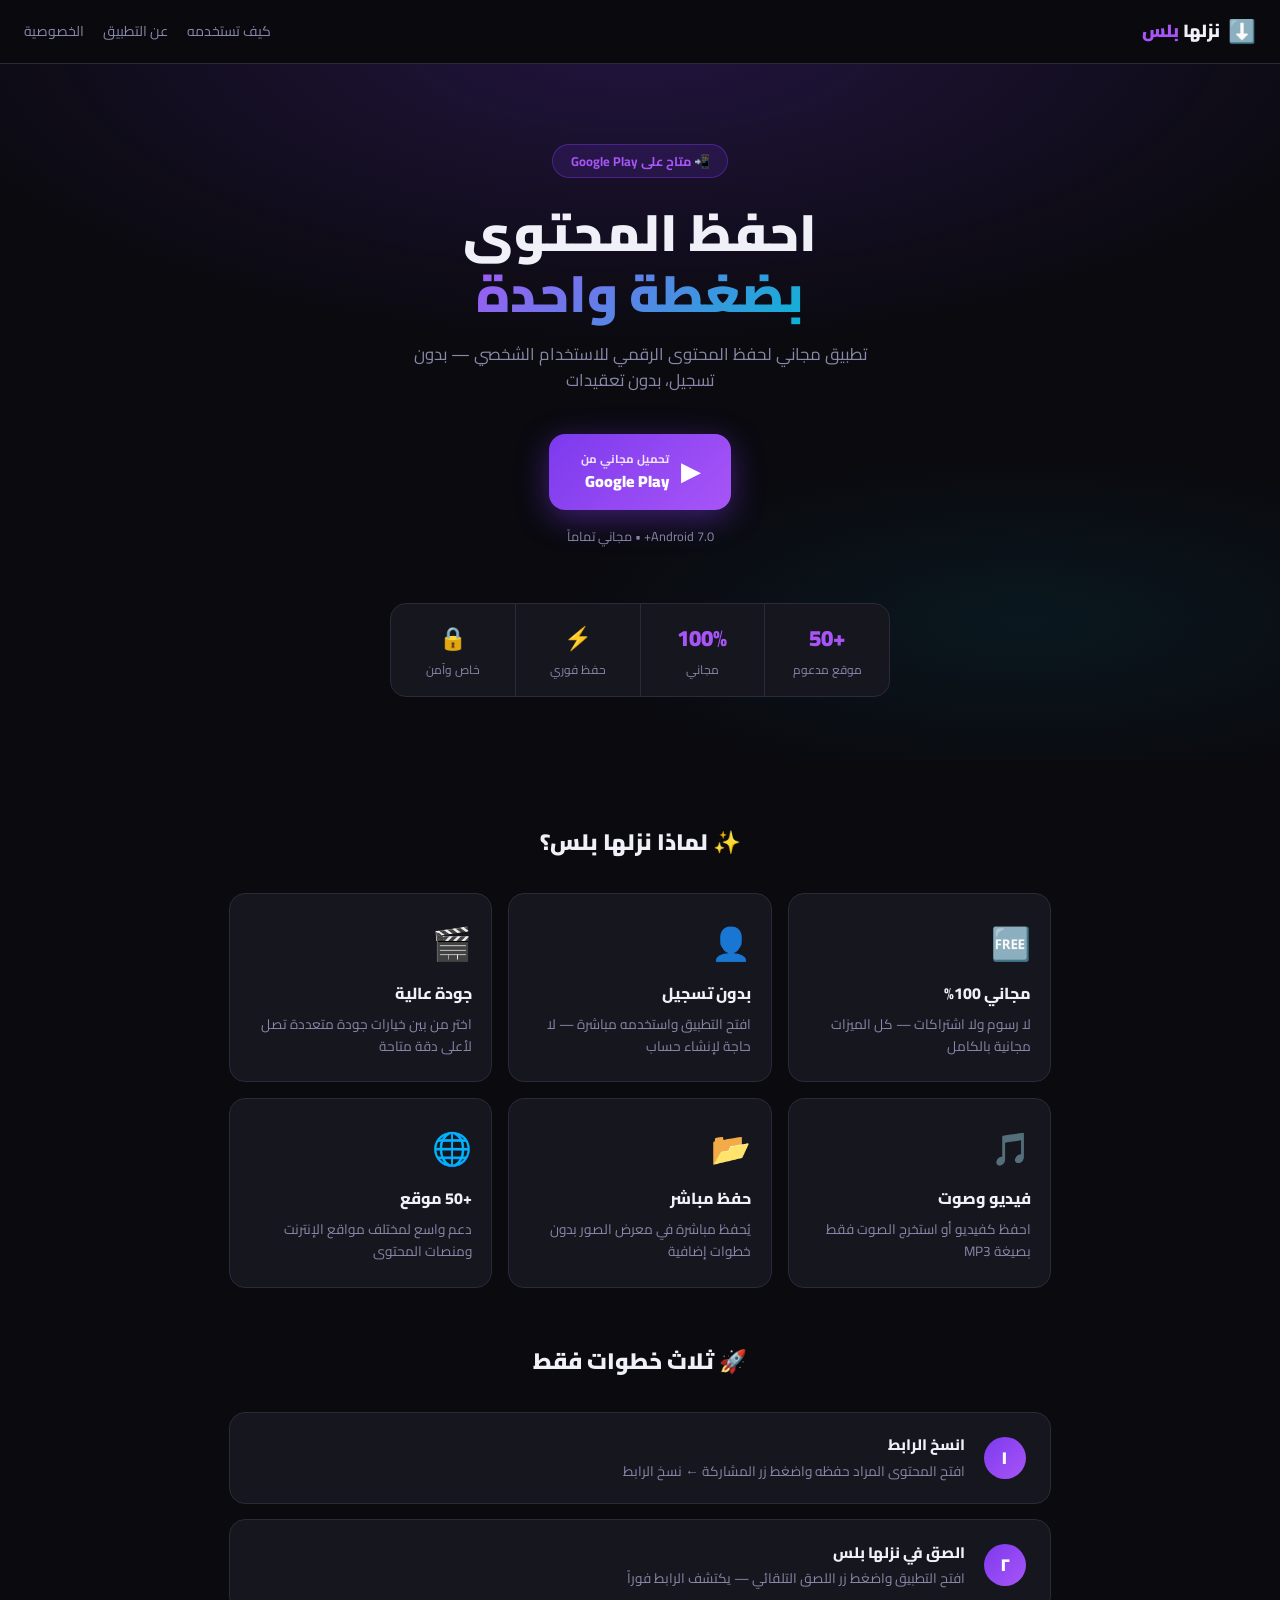
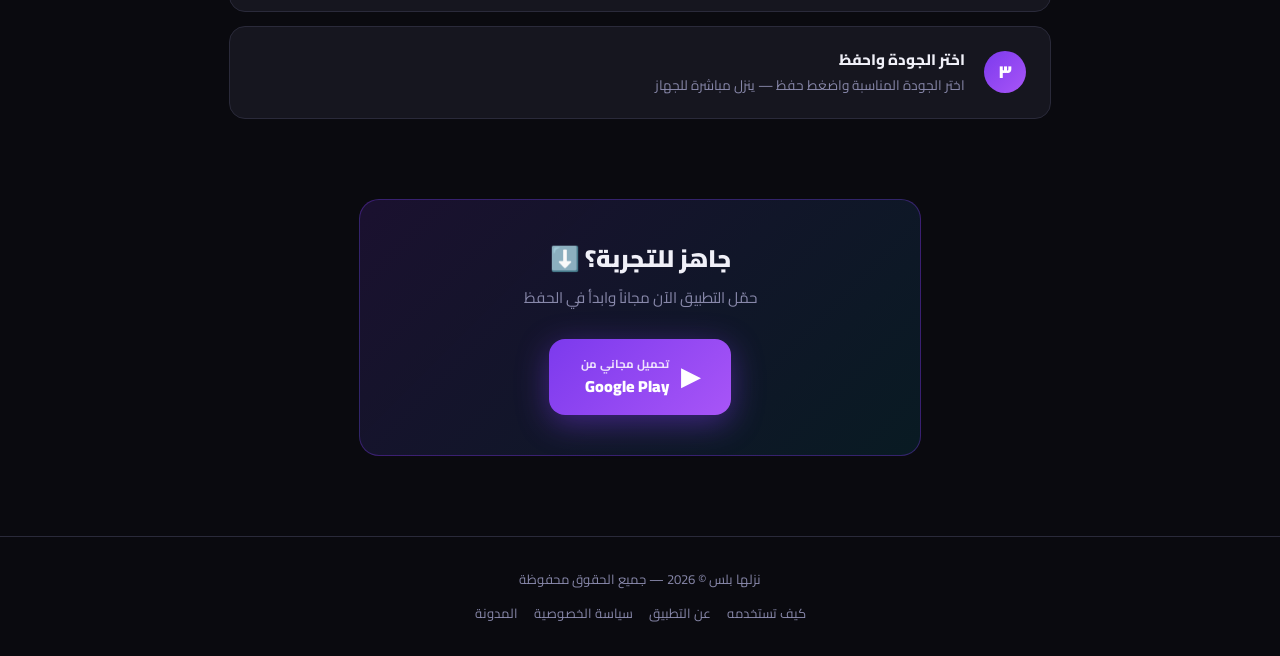
<file: templates/index.html>
<!DOCTYPE html>
<html lang="ar" dir="rtl">
<head>
  <meta charset="UTF-8" />
  <meta name="viewport" content="width=device-width, initial-scale=1.0" />
  <title>نزلها بلس — أداة حفظ المحتوى الرقمي للاستخدام الشخصي</title>
  <meta name="description" content="نزلها بلس — تطبيق أندرويد مجاني لحفظ المحتوى الرقمي من الإنترنت للاستخدام الشخصي. يدعم أكثر من 50 موقعاً." />
  <meta name="keywords" content="حفظ محتوى, نزلها بلس, حفظ فيديو, محتوى رقمي, media saver, video saver" />
  <meta name="author" content="نزلها بلس" />
  <meta name="robots" content="index, follow" />
  <link rel="canonical" href="https://www.vip-dl.com/" />

  <meta property="og:type" content="website" />
  <meta property="og:url" content="https://www.vip-dl.com/" />
  <meta property="og:title" content="نزلها بلس — أداة حفظ المحتوى الرقمي" />
  <meta property="og:description" content="تطبيق أندرويد مجاني لحفظ المحتوى الرقمي للاستخدام الشخصي." />
  <meta property="og:image" content="https://www.vip-dl.com/static/icons/512" />
  <meta property="og:site_name" content="نزلها بلس" />
  <meta property="og:locale" content="ar_AR" />

  <meta name="twitter:card" content="summary" />
  <meta name="twitter:title" content="نزلها بلس — أداة حفظ المحتوى الرقمي" />
  <meta name="twitter:description" content="تطبيق أندرويد مجاني لحفظ المحتوى الرقمي للاستخدام الشخصي." />
  <meta name="twitter:image" content="https://www.vip-dl.com/static/icons/512" />

  <script type="application/ld+json">
  {
    "@context": "https://schema.org",
    "@type": "MobileApplication",
    "name": "نزلها بلس",
    "url": "https://www.vip-dl.com",
    "description": "تطبيق أندرويد لحفظ المحتوى الرقمي من الإنترنت للاستخدام الشخصي.",
    "operatingSystem": "Android",
    "applicationCategory": "MultimediaApplication",
    "offers": { "@type": "Offer", "price": "0", "priceCurrency": "USD" },
    "installUrl": "https://play.google.com/store/apps/details?id=com.nazzilhaplus.app"
  }
  </script>

  <!-- Google Analytics -->
  <script async src="https://www.googletagmanager.com/gtag/js?id=G-HYY3LFZZCS"></script>
  <script>window.dataLayer=window.dataLayer||[];function gtag(){dataLayer.push(arguments);}gtag('js',new Date());gtag('config','G-HYY3LFZZCS');</script>
  <script async src="https://www.googletagmanager.com/gtag/js?id=AW-18168434532"></script>
  <script>window.dataLayer=window.dataLayer||[];function gtag(){dataLayer.push(arguments);}gtag('js',new Date());gtag('config','AW-18168434532');</script>

  <link rel="preconnect" href="https://fonts.googleapis.com" />
  <link rel="preconnect" href="https://fonts.gstatic.com" crossorigin />
  <link href="https://fonts.googleapis.com/css2?family=Cairo:wght@400;700;900&display=swap" rel="stylesheet" />
  <link rel="icon" type="image/png" href="/static/images/app-icon.png" />
  <link rel="apple-touch-icon" href="/static/images/app-icon.png" />

  <style>
    *, *::before, *::after { box-sizing: border-box; margin: 0; padding: 0; }

    :root {
      --bg: #0a0a0f;
      --card: #16161f;
      --border: #2a2a3a;
      --text: #f0f0f8;
      --muted: #8888aa;
      --accent: #7c3aed;
      --accent2: #06b6d4;
    }

    body {
      font-family: 'Cairo', sans-serif;
      background: var(--bg);
      color: var(--text);
      min-height: 100vh;
      line-height: 1.6;
    }

    /* ── Header ── */
    .header {
      position: sticky; top: 0; z-index: 100;
      background: rgba(10,10,15,.9);
      backdrop-filter: blur(14px);
      border-bottom: 1px solid var(--border);
      display: flex; align-items: center; justify-content: space-between;
      padding: .85rem 1.5rem;
    }
    .logo {
      display: flex; align-items: center; gap: .5rem;
      text-decoration: none; color: var(--text);
      font-weight: 900; font-size: 1.1rem; white-space: nowrap;
    }
    .logo-icon { font-size: 1.4rem; }
    .accent { color: #a855f7; }
    .nav-links { display: flex; gap: 1.2rem; }
    .nav-links a { color: var(--muted); text-decoration: none; font-size: .88rem; }
    .nav-links a:hover { color: var(--text); }

    /* ── Hero ── */
    .hero {
      text-align: center;
      padding: 5rem 1.5rem 4rem;
      background:
        radial-gradient(ellipse 90% 70% at 50% -5%, rgba(124,58,237,.22) 0%, transparent 65%),
        radial-gradient(ellipse 60% 40% at 80% 80%, rgba(6,182,212,.08) 0%, transparent 60%);
    }
    .hero-badge {
      display: inline-flex; align-items: center; gap: .4rem;
      background: rgba(124,58,237,.15);
      border: 1px solid rgba(124,58,237,.4);
      border-radius: 100px;
      padding: .35rem 1.1rem;
      font-size: .8rem; font-weight: 700; color: #a855f7;
      margin-bottom: 1.5rem;
    }
    .hero h1 {
      font-size: clamp(2rem, 7vw, 3.2rem);
      font-weight: 900;
      line-height: 1.2;
      margin-bottom: 1rem;
    }
    .gradient-text {
      background: linear-gradient(135deg, #a855f7, #06b6d4);
      -webkit-background-clip: text;
      -webkit-text-fill-color: transparent;
      background-clip: text;
    }
    .hero-sub {
      color: var(--muted); font-size: 1.05rem;
      max-width: 480px; margin: 0 auto 2.5rem;
    }

    /* ── Google Play Button ── */
    .play-btn {
      display: inline-flex; align-items: center; gap: .75rem;
      background: linear-gradient(135deg, #7c3aed, #a855f7);
      color: #fff; text-decoration: none;
      border-radius: 16px;
      padding: 1rem 2rem;
      font-weight: 700; font-size: 1.05rem;
      box-shadow: 0 8px 32px rgba(124,58,237,.45);
      transition: transform .2s, opacity .2s;
    }
    .play-btn:hover { transform: translateY(-3px); opacity: .92; }
    .play-btn-icon { font-size: 1.5rem; }
    .play-btn-text { text-align: right; }
    .play-btn-label { font-size: .72rem; opacity: .85; display: block; }
    .play-btn-name { font-size: 1rem; font-weight: 900; display: block; }

    .play-note {
      margin-top: 1rem; font-size: .8rem; color: var(--muted);
    }

    /* ── Stats bar ── */
    .stats {
      display: flex; justify-content: center; gap: 0;
      max-width: 500px; margin: 3.5rem auto 0;
      background: var(--card);
      border: 1px solid var(--border);
      border-radius: 16px;
      overflow: hidden;
    }
    .stat {
      flex: 1; padding: 1.1rem .5rem; text-align: center;
      border-left: 1px solid var(--border);
    }
    .stat:last-child { border-left: none; }
    .stat-num { font-size: 1.4rem; font-weight: 900; color: #a855f7; }
    .stat-lbl { font-size: .75rem; color: var(--muted); margin-top: .15rem; }

    /* ── Features ── */
    .section {
      max-width: 860px; margin: 0 auto;
      padding: 4rem 1.2rem 0;
    }
    .section-title {
      text-align: center; font-size: 1.4rem; font-weight: 900;
      margin-bottom: 2rem;
    }
    .features {
      display: grid;
      grid-template-columns: repeat(auto-fill, minmax(220px, 1fr));
      gap: 1rem;
    }
    .feature-card {
      background: var(--card);
      border: 1px solid var(--border);
      border-radius: 16px;
      padding: 1.5rem 1.2rem;
      transition: border-color .2s, transform .15s;
    }
    .feature-card:hover { border-color: rgba(124,58,237,.5); transform: translateY(-3px); }
    .feature-icon { font-size: 2rem; margin-bottom: .7rem; }
    .feature-card h3 { font-size: 1rem; font-weight: 800; margin-bottom: .4rem; }
    .feature-card p { color: var(--muted); font-size: .85rem; line-height: 1.65; }

    /* ── How it works ── */
    .steps {
      display: flex; flex-direction: column; gap: .9rem;
      margin-top: 0;
    }
    .step {
      background: var(--card);
      border: 1px solid var(--border);
      border-radius: 16px;
      padding: 1.3rem 1.5rem;
      display: flex; align-items: center; gap: 1.2rem;
    }
    .step-num {
      background: linear-gradient(135deg, #7c3aed, #a855f7);
      color: #fff; border-radius: 50%;
      width: 42px; height: 42px; flex-shrink: 0;
      display: flex; align-items: center; justify-content: center;
      font-weight: 900; font-size: 1.1rem;
    }
    .step h3 { font-size: .95rem; font-weight: 800; margin-bottom: .2rem; }
    .step p { color: var(--muted); font-size: .85rem; }

    /* ── CTA bottom ── */
    .cta-section {
      max-width: 600px; margin: 5rem auto 0;
      padding: 0 1.2rem;
      text-align: center;
    }
    .cta-box {
      background: linear-gradient(135deg, rgba(124,58,237,.15), rgba(6,182,212,.1));
      border: 1px solid rgba(124,58,237,.35);
      border-radius: 20px;
      padding: 2.5rem 2rem;
    }
    .cta-box h2 { font-size: 1.5rem; font-weight: 900; margin-bottom: .5rem; }
    .cta-box p { color: var(--muted); font-size: .95rem; margin-bottom: 1.8rem; }

    /* ── Footer ── */
    footer {
      margin-top: 5rem;
      border-top: 1px solid var(--border);
      padding: 2rem 1.5rem;
      text-align: center;
      color: var(--muted);
      font-size: .82rem;
    }
    .footer-links {
      display: flex; justify-content: center; flex-wrap: wrap;
      gap: .3rem 1rem; margin-top: .8rem;
    }
    .footer-links a { color: var(--muted); text-decoration: none; }
    .footer-links a:hover { color: var(--text); }

    @media (max-width: 480px) {
      .nav-links { display: none; }
      .hero { padding: 3.5rem 1rem 3rem; }
      .stats { margin: 2.5rem 1rem 0; }
    }
  </style>
</head>
<body>

  <!-- Header -->
  <header class="header">
    <a href="/" class="logo">
      <span class="logo-icon">⬇️</span>
      <span>نزلها <span class="accent">بلس</span></span>
    </a>
    <nav class="nav-links">
      <a href="/how-to-use">كيف تستخدمه</a>
      <a href="/about">عن التطبيق</a>
      <a href="/privacy">الخصوصية</a>
    </nav>
  </header>

  <!-- Hero -->
  <div class="hero">
    <div class="hero-badge">📲 متاح على Google Play</div>
    <h1>احفظ المحتوى<br><span class="gradient-text">بضغطة واحدة</span></h1>
    <p class="hero-sub">تطبيق مجاني لحفظ المحتوى الرقمي للاستخدام الشخصي — بدون تسجيل، بدون تعقيدات</p>

    <a href="https://play.google.com/store/apps/details?id=com.nazzilhaplus.app"
       class="play-btn" target="_blank" rel="noopener">
      <span class="play-btn-icon">▶</span>
      <span class="play-btn-text">
        <span class="play-btn-label">تحميل مجاني من</span>
        <span class="play-btn-name">Google Play</span>
      </span>
    </a>
    <p class="play-note">Android 7.0+ • مجاني تماماً</p>

    <!-- Stats -->
    <div class="stats">
      <div class="stat">
        <div class="stat-num">+50</div>
        <div class="stat-lbl">موقع مدعوم</div>
      </div>
      <div class="stat">
        <div class="stat-num">100%</div>
        <div class="stat-lbl">مجاني</div>
      </div>
      <div class="stat">
        <div class="stat-num">⚡</div>
        <div class="stat-lbl">حفظ فوري</div>
      </div>
      <div class="stat">
        <div class="stat-num">🔒</div>
        <div class="stat-lbl">خاص وآمن</div>
      </div>
    </div>
  </div>

  <!-- Features -->
  <section class="section">
    <h2 class="section-title">✨ لماذا نزلها بلس؟</h2>
    <div class="features">
      <div class="feature-card">
        <div class="feature-icon">🆓</div>
        <h3>مجاني 100%</h3>
        <p>لا رسوم ولا اشتراكات — كل الميزات مجانية بالكامل</p>
      </div>
      <div class="feature-card">
        <div class="feature-icon">👤</div>
        <h3>بدون تسجيل</h3>
        <p>افتح التطبيق واستخدمه مباشرة — لا حاجة لإنشاء حساب</p>
      </div>
      <div class="feature-card">
        <div class="feature-icon">🎬</div>
        <h3>جودة عالية</h3>
        <p>اختر من بين خيارات جودة متعددة تصل لأعلى دقة متاحة</p>
      </div>
      <div class="feature-card">
        <div class="feature-icon">🎵</div>
        <h3>فيديو وصوت</h3>
        <p>احفظ كفيديو أو استخرج الصوت فقط بصيغة MP3</p>
      </div>
      <div class="feature-card">
        <div class="feature-icon">📂</div>
        <h3>حفظ مباشر</h3>
        <p>يُحفظ مباشرة في معرض الصور بدون خطوات إضافية</p>
      </div>
      <div class="feature-card">
        <div class="feature-icon">🌐</div>
        <h3>+50 موقع</h3>
        <p>دعم واسع لمختلف مواقع الإنترنت ومنصات المحتوى</p>
      </div>
    </div>
  </section>

  <!-- How it works -->
  <section class="section" style="padding-top:3.5rem">
    <h2 class="section-title">🚀 ثلاث خطوات فقط</h2>
    <div class="steps">
      <div class="step">
        <div class="step-num">١</div>
        <div>
          <h3>انسخ الرابط</h3>
          <p>افتح المحتوى المراد حفظه واضغط زر المشاركة ← نسخ الرابط</p>
        </div>
      </div>
      <div class="step">
        <div class="step-num">٢</div>
        <div>
          <h3>الصق في نزلها بلس</h3>
          <p>افتح التطبيق واضغط زر اللصق التلقائي — يكتشف الرابط فوراً</p>
        </div>
      </div>
      <div class="step">
        <div class="step-num">٣</div>
        <div>
          <h3>اختر الجودة واحفظ</h3>
          <p>اختر الجودة المناسبة واضغط حفظ — ينزل مباشرة للجهاز</p>
        </div>
      </div>
    </div>
  </section>

  <!-- Bottom CTA -->
  <div class="cta-section">
    <div class="cta-box">
      <h2>جاهز للتجربة؟ ⬇️</h2>
      <p>حمّل التطبيق الآن مجاناً وابدأ في الحفظ</p>
      <a href="https://play.google.com/store/apps/details?id=com.nazzilhaplus.app"
         class="play-btn" target="_blank" rel="noopener">
        <span class="play-btn-icon">▶</span>
        <span class="play-btn-text">
          <span class="play-btn-label">تحميل مجاني من</span>
          <span class="play-btn-name">Google Play</span>
        </span>
      </a>
    </div>
  </div>

  <!-- Footer -->
  <footer>
    <div>نزلها بلس &copy; 2026 — جميع الحقوق محفوظة</div>
    <div class="footer-links">
      <a href="/how-to-use">كيف تستخدمه</a>
      <a href="/about">عن التطبيق</a>
      <a href="/privacy">سياسة الخصوصية</a>
      <a href="/blog">المدونة</a>
    </div>
  </footer>

</body>
</html>
</file>
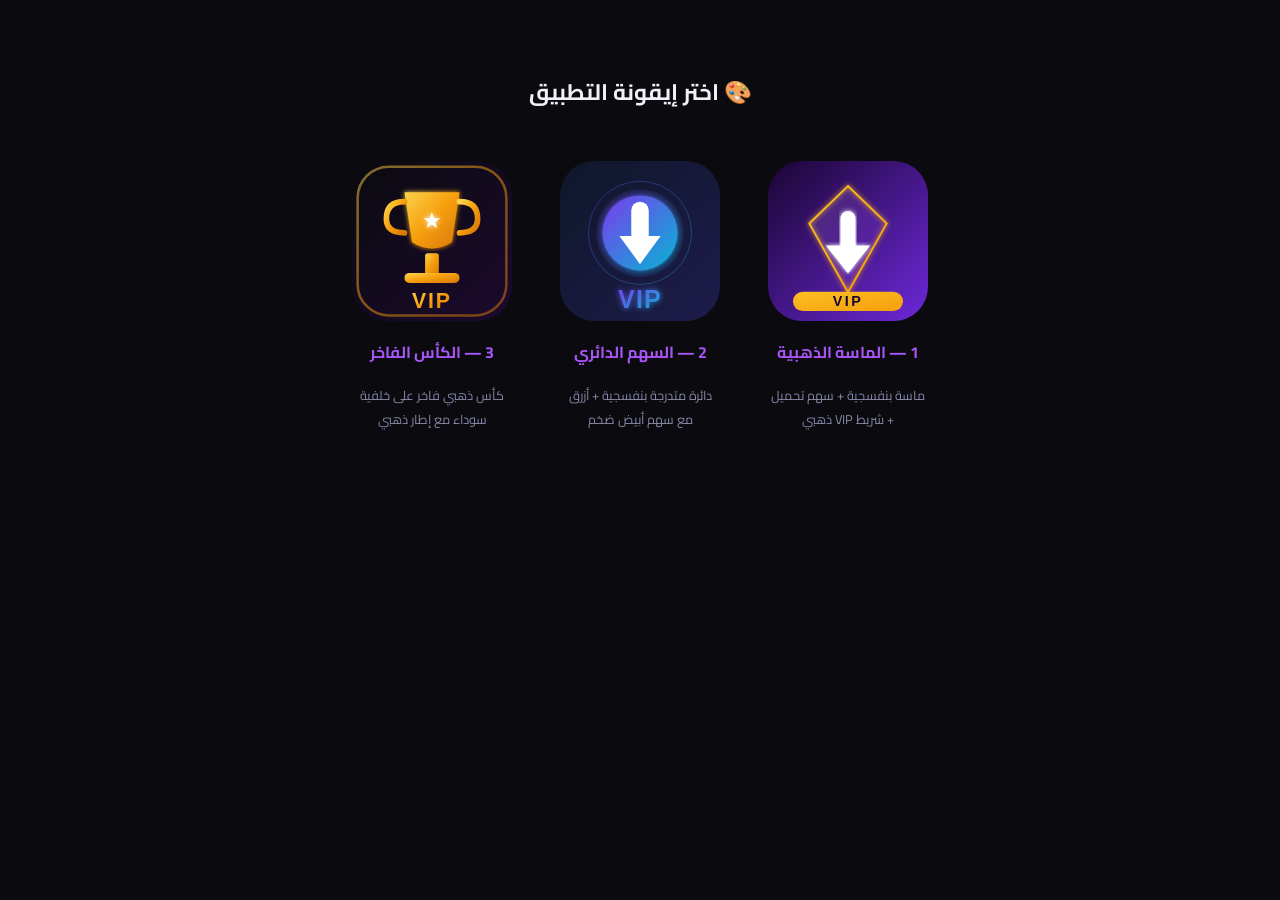
<file: static/icon-preview.html>
<!DOCTYPE html>
<html lang="ar" dir="rtl">
<head>
<meta charset="UTF-8"/>
<style>
  body { font-family:'Cairo',sans-serif; background:#0a0a0f; color:#f0f0f8; display:flex; flex-direction:column; align-items:center; padding:3rem 1rem; gap:3rem; }
  .row { display:flex; gap:3rem; flex-wrap:wrap; justify-content:center; }
  .item { display:flex; flex-direction:column; align-items:center; gap:1rem; }
  .label { font-size:1rem; font-weight:700; color:#a855f7; }
  .desc { font-size:.8rem; color:#8888aa; text-align:center; max-width:160px; }
  h1 { color:#f0f0f8; font-size:1.4rem; margin-bottom:0; }
</style>
<link href="https://fonts.googleapis.com/css2?family=Cairo:wght@700;900&display=swap" rel="stylesheet"/>
</head>
<body>
<h1>🎨 اختر إيقونة التطبيق</h1>
<div class="row">

  <!-- 1: الماسة الذهبية -->
  <div class="item">
    <svg xmlns="http://www.w3.org/2000/svg" width="160" height="160" viewBox="0 0 512 512">
      <defs>
        <linearGradient id="bg1" x1="0%" y1="0%" x2="100%" y2="100%">
          <stop offset="0%" stop-color="#1a0533"/>
          <stop offset="100%" stop-color="#6d28d9"/>
        </linearGradient>
        <linearGradient id="gold1" x1="0%" y1="0%" x2="100%" y2="100%">
          <stop offset="0%" stop-color="#fbbf24"/>
          <stop offset="100%" stop-color="#f59e0b"/>
        </linearGradient>
        <linearGradient id="diamond" x1="0%" y1="0%" x2="100%" y2="100%">
          <stop offset="0%" stop-color="#e9d5ff"/>
          <stop offset="60%" stop-color="#a855f7"/>
        </linearGradient>
        <filter id="glow1"><feGaussianBlur stdDeviation="8" result="b"/><feMerge><feMergeNode in="b"/><feMergeNode in="SourceGraphic"/></feMerge></filter>
      </defs>
      <rect width="512" height="512" rx="110" fill="url(#bg1)"/>
      <!-- Diamond shape -->
      <polygon points="256,80 380,200 256,420 132,200" fill="url(#diamond)" opacity=".15"/>
      <polygon points="256,80 380,200 256,420 132,200" fill="none" stroke="url(#gold1)" stroke-width="6" filter="url(#glow1)"/>
      <!-- Arrow down inside -->
      <rect x="232" y="160" width="48" height="140" rx="24" fill="white" filter="url(#glow1)"/>
      <polygon points="185,270 256,360 327,270" fill="white" filter="url(#glow1)"/>
      <!-- Gold VIP bar -->
      <rect x="80" y="418" width="352" height="62" rx="31" fill="url(#gold1)"/>
      <text x="256" y="464" font-size="46" text-anchor="middle" font-family="Arial Black,Arial" font-weight="900" fill="#1a0533" letter-spacing="8">VIP</text>
    </svg>
    <span class="label">1 — الماسة الذهبية</span>
    <span class="desc">ماسة بنفسجية + سهم تحميل + شريط VIP ذهبي</span>
  </div>

  <!-- 2: السهم الدائري -->
  <div class="item">
    <svg xmlns="http://www.w3.org/2000/svg" width="160" height="160" viewBox="0 0 512 512">
      <defs>
        <linearGradient id="bg2" x1="0%" y1="0%" x2="100%" y2="100%">
          <stop offset="0%" stop-color="#0f172a"/>
          <stop offset="100%" stop-color="#1e1b4b"/>
        </linearGradient>
        <linearGradient id="circle2" x1="0%" y1="0%" x2="100%" y2="100%">
          <stop offset="0%" stop-color="#7c3aed"/>
          <stop offset="100%" stop-color="#06b6d4"/>
        </linearGradient>
        <filter id="glow2"><feGaussianBlur stdDeviation="10" result="b"/><feMerge><feMergeNode in="b"/><feMergeNode in="SourceGraphic"/></feMerge></filter>
      </defs>
      <rect width="512" height="512" rx="110" fill="url(#bg2)"/>
      <!-- Outer glow ring -->
      <circle cx="256" cy="230" r="165" fill="none" stroke="url(#circle2)" stroke-width="3" opacity=".4"/>
      <circle cx="256" cy="230" r="140" fill="url(#circle2)" opacity=".12"/>
      <!-- Big circle bg -->
      <circle cx="256" cy="230" r="120" fill="url(#circle2)" filter="url(#glow2)"/>
      <!-- Arrow -->
      <rect x="228" y="130" width="56" height="135" rx="28" fill="white"/>
      <polygon points="190,240 256,330 322,240" fill="white"/>
      <!-- VIP text bottom -->
      <text x="256" y="470" font-size="80" text-anchor="middle" font-family="Arial Black,Arial" font-weight="900" fill="url(#circle2)" filter="url(#glow2)" letter-spacing="4">VIP</text>
    </svg>
    <span class="label">2 — السهم الدائري</span>
    <span class="desc">دائرة متدرجة بنفسجية + أزرق مع سهم أبيض ضخم</span>
  </div>

  <!-- 3: الكأس الفاخر -->
  <div class="item">
    <svg xmlns="http://www.w3.org/2000/svg" width="160" height="160" viewBox="0 0 512 512">
      <defs>
        <linearGradient id="bg3" x1="0%" y1="0%" x2="100%" y2="100%">
          <stop offset="0%" stop-color="#0a0a0f"/>
          <stop offset="100%" stop-color="#1c0a2e"/>
        </linearGradient>
        <linearGradient id="gold3" x1="0%" y1="0%" x2="100%" y2="100%">
          <stop offset="0%" stop-color="#fcd34d"/>
          <stop offset="50%" stop-color="#f59e0b"/>
          <stop offset="100%" stop-color="#d97706"/>
        </linearGradient>
        <filter id="glow3"><feGaussianBlur stdDeviation="9" result="b"/><feMerge><feMergeNode in="b"/><feMergeNode in="SourceGraphic"/></feMerge></filter>
      </defs>
      <rect width="512" height="512" rx="110" fill="url(#bg3)"/>
      <!-- Gold frame border -->
      <rect x="18" y="18" width="476" height="476" rx="100" fill="none" stroke="url(#gold3)" stroke-width="8" opacity=".5"/>
      <!-- Trophy cup -->
      <path d="M 168,100 L 344,100 L 320,260 Q 256,300 192,260 Z" fill="url(#gold3)" filter="url(#glow3)"/>
      <!-- Cup handles -->
      <path d="M 168,130 Q 110,130 110,185 Q 110,230 168,230" fill="none" stroke="url(#gold3)" stroke-width="18" stroke-linecap="round"/>
      <path d="M 344,130 Q 402,130 402,185 Q 402,230 344,230" fill="none" stroke="url(#gold3)" stroke-width="18" stroke-linecap="round"/>
      <!-- Stem -->
      <rect x="234" y="295" width="44" height="70" rx="8" fill="url(#gold3)"/>
      <!-- Base -->
      <rect x="168" y="358" width="176" height="32" rx="16" fill="url(#gold3)"/>
      <!-- Star on cup -->
      <text x="256" y="215" font-size="70" text-anchor="middle" fill="white" filter="url(#glow3)">★</text>
      <!-- VIP below -->
      <text x="256" y="470" font-size="68" text-anchor="middle" font-family="Arial Black,Arial" font-weight="900" fill="url(#gold3)" letter-spacing="6">VIP</text>
    </svg>
    <span class="label">3 — الكأس الفاخر</span>
    <span class="desc">كأس ذهبي فاخر على خلفية سوداء مع إطار ذهبي</span>
  </div>

</div>
</body>
</html>
</file>
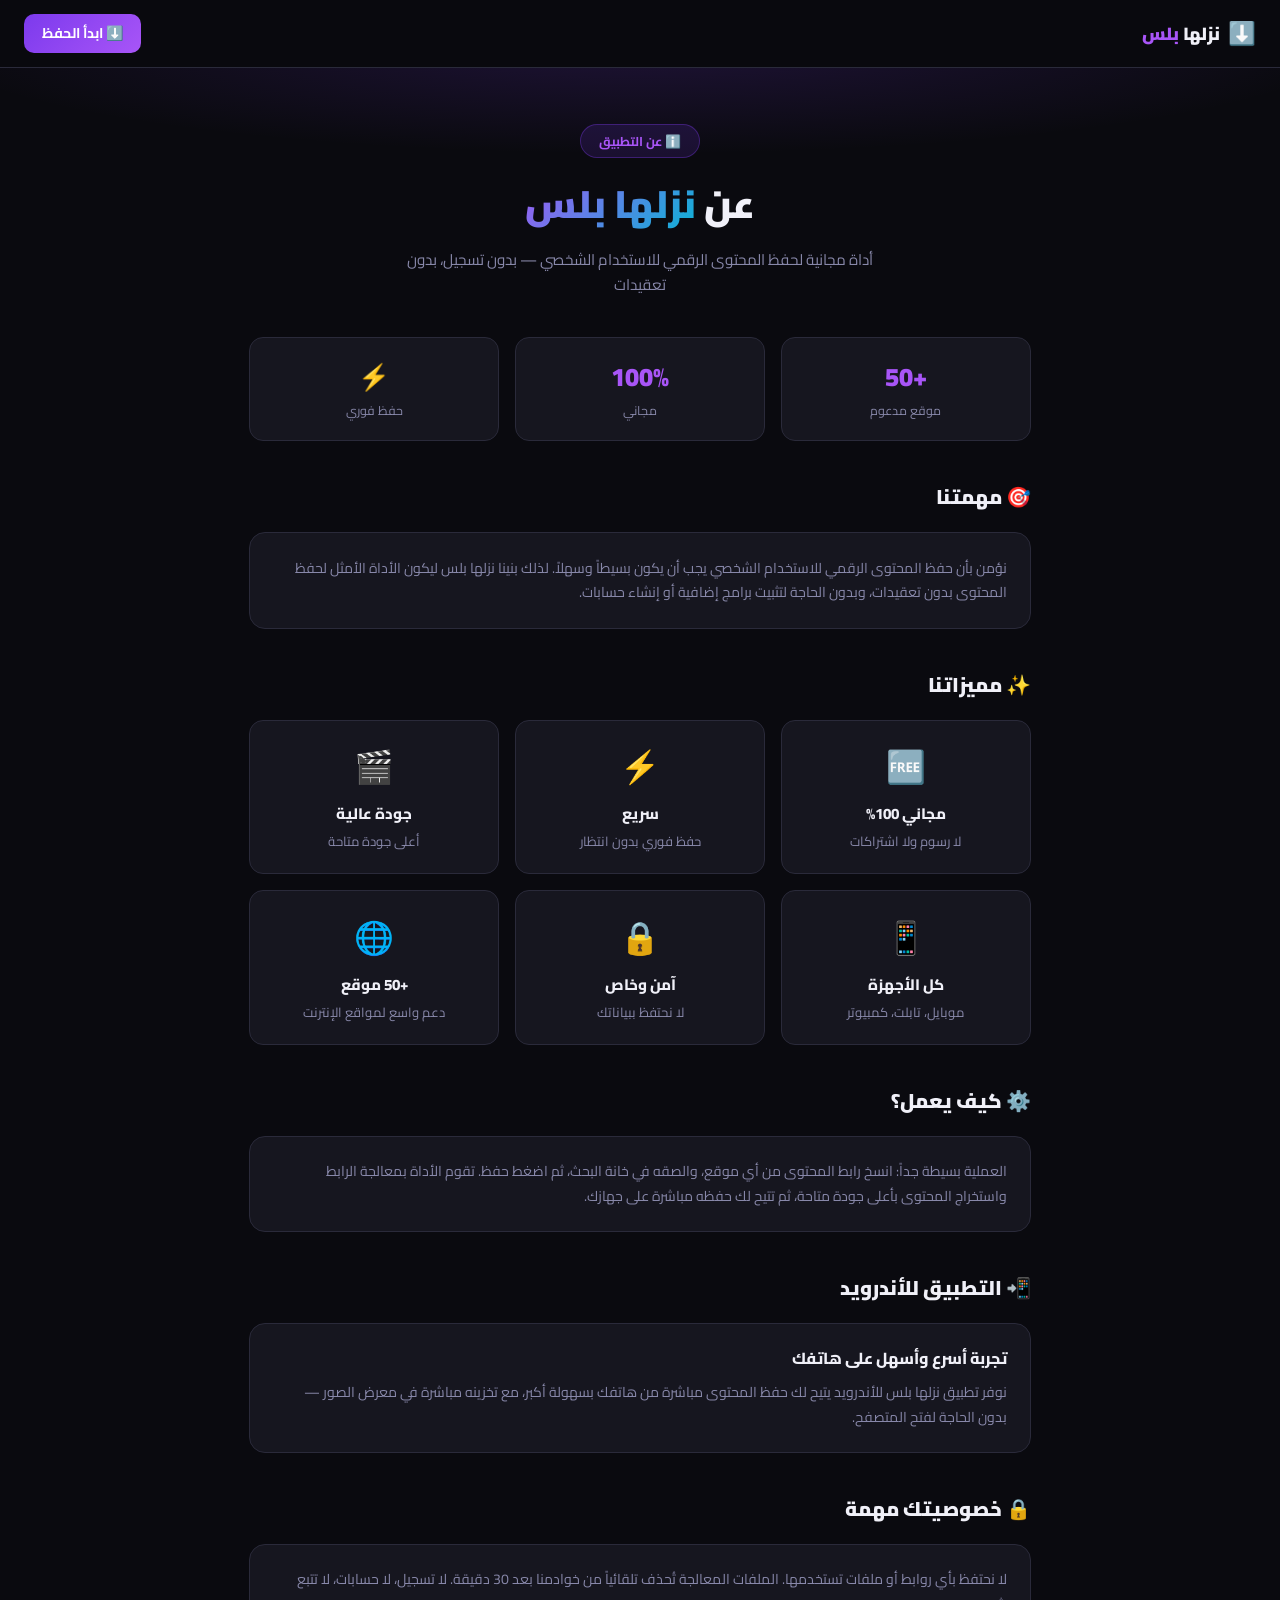
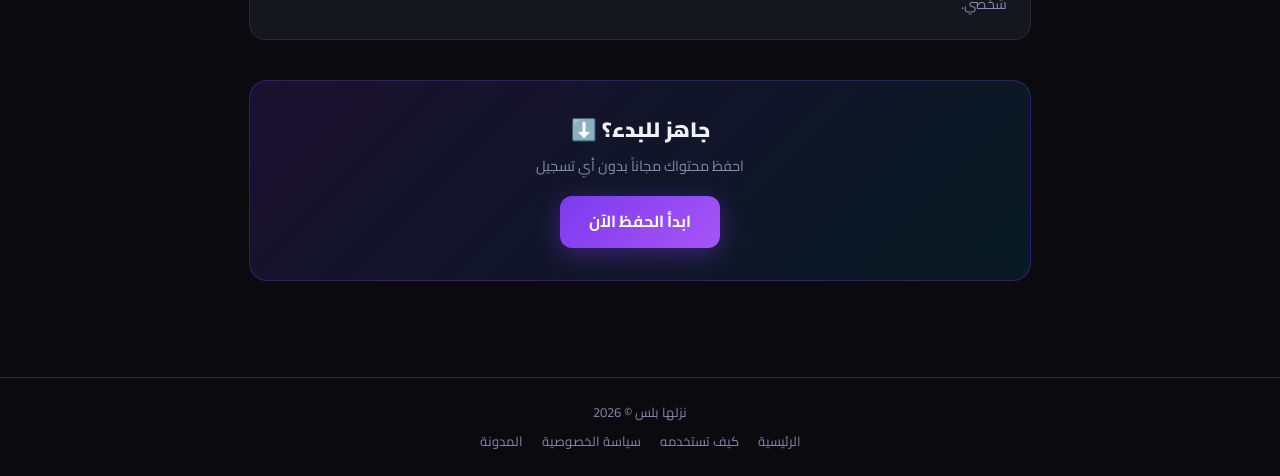
<file: templates/about.html>
<!DOCTYPE html>
<html lang="ar" dir="rtl">
<head>
  <meta charset="UTF-8" />
  <meta name="viewport" content="width=device-width, initial-scale=1.0" />
  <!-- Google Analytics -->
  <script async src="https://www.googletagmanager.com/gtag/js?id=G-HYY3LFZZCS"></script>
  <script>
    window.dataLayer = window.dataLayer || [];
    function gtag(){dataLayer.push(arguments);}
    gtag('js', new Date());
    gtag('config', 'G-HYY3LFZZCS');
  </script>
  <title>عن نزلها بلس — أداة حفظ المحتوى الرقمي</title>
  <meta name="description" content="تعرف على نزلها بلس، الأداة المجانية لحفظ المحتوى الرقمي للاستخدام الشخصي من مختلف المواقع." />
  <meta name="robots" content="index, follow" />
  <link rel="canonical" href="https://www.vip-dl.com/about" />
  <link rel="preconnect" href="https://fonts.googleapis.com" />
  <link rel="preconnect" href="https://fonts.gstatic.com" crossorigin />
  <link href="https://fonts.googleapis.com/css2?family=Cairo:wght@400;700;900&display=swap" rel="stylesheet" />
  <link rel="icon" type="image/png" href="/static/images/app-icon.png" />
  <style>
    *, *::before, *::after { box-sizing: border-box; margin: 0; padding: 0; }

    :root {
      --bg: #0a0a0f;
      --bg2: #13131c;
      --card: #16161f;
      --border: #2a2a3a;
      --text: #f0f0f8;
      --muted: #8888aa;
      --accent: #7c3aed;
      --accent2: #06b6d4;
    }

    body {
      font-family: 'Cairo', sans-serif;
      background: var(--bg);
      color: var(--text);
      min-height: 100vh;
      line-height: 1.6;
    }

    /* ===== Header ===== */
    .header {
      position: sticky;
      top: 0;
      z-index: 100;
      background: rgba(10,10,15,.85);
      backdrop-filter: blur(12px);
      border-bottom: 1px solid var(--border);
      display: flex;
      align-items: center;
      justify-content: space-between;
      padding: .9rem 1.5rem;
      gap: 1rem;
    }
    .logo { display: flex; align-items: center; gap: .5rem; text-decoration: none; color: var(--text); font-weight: 900; font-size: 1.1rem; white-space: nowrap; }
    .logo-icon { font-size: 1.4rem; }
    .accent { color: #a855f7; }
    .btn-start {
      display: inline-flex; align-items: center; gap: .4rem;
      background: linear-gradient(135deg,#7c3aed,#a855f7);
      color: #fff; text-decoration: none; border-radius: 10px;
      padding: .5rem 1.1rem; font-weight: 700; font-size: .88rem;
      white-space: nowrap;
    }

    /* ===== Hero ===== */
    .hero {
      text-align: center;
      padding: 3.5rem 1.5rem 2.5rem;
      background: radial-gradient(ellipse 80% 60% at 50% -10%, rgba(124,58,237,.18) 0%, transparent 70%);
    }
    .hero-badge {
      display: inline-block;
      background: rgba(124,58,237,.15);
      border: 1px solid rgba(124,58,237,.35);
      border-radius: 100px;
      padding: .35rem 1.1rem;
      font-size: .8rem;
      font-weight: 700;
      color: #a855f7;
      margin-bottom: 1rem;
    }
    .hero h1 {
      font-size: clamp(1.6rem, 5vw, 2.4rem);
      font-weight: 900;
      margin-bottom: .8rem;
    }
    .gradient-text {
      background: linear-gradient(135deg,#a855f7,#06b6d4);
      -webkit-background-clip: text;
      -webkit-text-fill-color: transparent;
      background-clip: text;
    }
    .hero p { color: var(--muted); font-size: .95rem; max-width: 520px; margin: 0 auto; }

    /* ===== Layout ===== */
    main { max-width: 820px; margin: 0 auto; padding: 0 1.2rem 4rem; }

    .section-title {
      font-size: 1.25rem;
      font-weight: 900;
      margin-bottom: 1.2rem;
      display: flex;
      align-items: center;
      gap: .6rem;
    }

    /* ===== Feature Cards ===== */
    .features-grid {
      display: grid;
      grid-template-columns: repeat(auto-fill, minmax(200px, 1fr));
      gap: 1rem;
      margin-bottom: 2.5rem;
    }
    .feature-card {
      background: var(--card);
      border: 1px solid var(--border);
      border-radius: 14px;
      padding: 1.3rem;
      text-align: center;
      transition: border-color .2s, transform .15s;
    }
    .feature-card:hover { border-color: rgba(124,58,237,.5); transform: translateY(-2px); }
    .feature-icon { font-size: 2rem; margin-bottom: .6rem; }
    .feature-card h3 { font-size: .95rem; font-weight: 800; margin-bottom: .3rem; }
    .feature-card p { color: var(--muted); font-size: .82rem; line-height: 1.6; }

    /* ===== Info Cards ===== */
    .info-card {
      background: var(--card);
      border: 1px solid var(--border);
      border-radius: 16px;
      padding: 1.4rem;
      margin-bottom: 1rem;
    }
    .info-card h3 { font-size: 1rem; font-weight: 800; margin-bottom: .5rem; }
    .info-card p { color: var(--muted); font-size: .88rem; line-height: 1.75; }

    /* ===== Stats ===== */
    .stats-row {
      display: grid;
      grid-template-columns: repeat(3, 1fr);
      gap: 1rem;
      margin-bottom: 2.5rem;
    }
    .stat-card {
      background: var(--card);
      border: 1px solid var(--border);
      border-radius: 14px;
      padding: 1.2rem;
      text-align: center;
    }
    .stat-num { font-size: 1.6rem; font-weight: 900; color: #a855f7; }
    .stat-label { font-size: .78rem; color: var(--muted); margin-top: .2rem; }

    /* ===== CTA ===== */
    .cta-box {
      background: linear-gradient(135deg,rgba(124,58,237,.15),rgba(6,182,212,.1));
      border: 1px solid rgba(124,58,237,.3);
      border-radius: 18px;
      padding: 2rem;
      text-align: center;
      margin-bottom: 2rem;
    }
    .cta-box h2 { font-size: 1.3rem; font-weight: 900; margin-bottom: .5rem; }
    .cta-box p { color: var(--muted); font-size: .9rem; margin-bottom: 1.2rem; }
    .btn-cta {
      display: inline-flex; align-items: center; gap: .5rem;
      background: linear-gradient(135deg,#7c3aed,#a855f7);
      color: #fff; text-decoration: none; border-radius: 12px;
      padding: .8rem 1.8rem; font-weight: 700; font-size: 1rem;
      box-shadow: 0 6px 24px rgba(124,58,237,.4);
      transition: opacity .2s, transform .15s;
    }
    .btn-cta:hover { opacity: .9; transform: translateY(-2px); }

    /* ===== Footer ===== */
    footer {
      border-top: 1px solid var(--border);
      padding: 1.5rem;
      text-align: center;
      color: var(--muted);
      font-size: .82rem;
    }
    footer a { color: var(--muted); text-decoration: none; margin: 0 .5rem; }
    footer a:hover { color: var(--text); }
  </style>
  <script async src="https://www.googletagmanager.com/gtag/js?id=AW-18168434532"></script>
  <script>window.dataLayer=window.dataLayer||[];function gtag(){dataLayer.push(arguments);}gtag('js',new Date());gtag('config','AW-18168434532');</script>
</head>
<body>

  <!-- Header -->
  <header class="header">
    <a href="/" class="logo">
      <span class="logo-icon">⬇️</span>
      <span>نزلها <span class="accent">بلس</span></span>
    </a>
    <a href="/" class="btn-start">⬇️ ابدأ الحفظ</a>
  </header>

  <!-- Hero -->
  <div class="hero">
    <div class="hero-badge">ℹ️ عن التطبيق</div>
    <h1>عن <span class="gradient-text">نزلها بلس</span></h1>
    <p>أداة مجانية لحفظ المحتوى الرقمي للاستخدام الشخصي — بدون تسجيل، بدون تعقيدات</p>
  </div>

  <main>

    <!-- الإحصائيات -->
    <section style="margin-bottom:2.5rem">
      <div class="stats-row">
        <div class="stat-card">
          <div class="stat-num">+50</div>
          <div class="stat-label">موقع مدعوم</div>
        </div>
        <div class="stat-card">
          <div class="stat-num">100%</div>
          <div class="stat-label">مجاني</div>
        </div>
        <div class="stat-card">
          <div class="stat-num">⚡</div>
          <div class="stat-label">حفظ فوري</div>
        </div>
      </div>
    </section>

    <!-- مهمتنا -->
    <section style="margin-bottom:2.5rem">
      <h2 class="section-title">🎯 مهمتنا</h2>
      <div class="info-card">
        <p>نؤمن بأن حفظ المحتوى الرقمي للاستخدام الشخصي يجب أن يكون بسيطاً وسهلاً. لذلك بنينا نزلها بلس ليكون الأداة الأمثل لحفظ المحتوى بدون تعقيدات، وبدون الحاجة لتثبيت برامج إضافية أو إنشاء حسابات.</p>
      </div>
    </section>

    <!-- المميزات -->
    <section style="margin-bottom:2.5rem">
      <h2 class="section-title">✨ مميزاتنا</h2>
      <div class="features-grid">
        <div class="feature-card">
          <div class="feature-icon">🆓</div>
          <h3>مجاني 100%</h3>
          <p>لا رسوم ولا اشتراكات</p>
        </div>
        <div class="feature-card">
          <div class="feature-icon">⚡</div>
          <h3>سريع</h3>
          <p>حفظ فوري بدون انتظار</p>
        </div>
        <div class="feature-card">
          <div class="feature-icon">🎬</div>
          <h3>جودة عالية</h3>
          <p>أعلى جودة متاحة</p>
        </div>
        <div class="feature-card">
          <div class="feature-icon">📱</div>
          <h3>كل الأجهزة</h3>
          <p>موبايل، تابلت، كمبيوتر</p>
        </div>
        <div class="feature-card">
          <div class="feature-icon">🔒</div>
          <h3>آمن وخاص</h3>
          <p>لا نحتفظ ببياناتك</p>
        </div>
        <div class="feature-card">
          <div class="feature-icon">🌐</div>
          <h3>+50 موقع</h3>
          <p>دعم واسع لمواقع الإنترنت</p>
        </div>
      </div>
    </section>

    <!-- كيف يعمل -->
    <section style="margin-bottom:2.5rem">
      <h2 class="section-title">⚙️ كيف يعمل؟</h2>
      <div class="info-card">
        <p>العملية بسيطة جداً: انسخ رابط المحتوى من أي موقع، والصقه في خانة البحث، ثم اضغط حفظ. تقوم الأداة بمعالجة الرابط واستخراج المحتوى بأعلى جودة متاحة، ثم تتيح لك حفظه مباشرة على جهازك.</p>
      </div>
    </section>

    <!-- التطبيق -->
    <section style="margin-bottom:2.5rem">
      <h2 class="section-title">📲 التطبيق للأندرويد</h2>
      <div class="info-card">
        <h3>تجربة أسرع وأسهل على هاتفك</h3>
        <p>نوفر تطبيق نزلها بلس للأندرويد يتيح لك حفظ المحتوى مباشرة من هاتفك بسهولة أكبر، مع تخزينه مباشرة في معرض الصور — بدون الحاجة لفتح المتصفح.</p>
      </div>
    </section>

    <!-- الخصوصية -->
    <section style="margin-bottom:2.5rem">
      <h2 class="section-title">🔒 خصوصيتك مهمة</h2>
      <div class="info-card">
        <p>لا نحتفظ بأي روابط أو ملفات تستخدمها. الملفات المعالجة تُحذف تلقائياً من خوادمنا بعد 30 دقيقة. لا تسجيل، لا حسابات، لا تتبع شخصي.</p>
      </div>
    </section>

    <!-- CTA -->
    <div class="cta-box">
      <h2>جاهز للبدء؟ ⬇️</h2>
      <p>احفظ محتواك مجاناً بدون أي تسجيل</p>
      <a href="/" class="btn-cta">ابدأ الحفظ الآن</a>
    </div>

  </main>

  <footer>
    <p>نزلها بلس &copy; 2026</p>
    <div style="margin-top:.5rem">
      <a href="/">الرئيسية</a>
      <a href="/how-to-use">كيف تستخدمه</a>
      <a href="/privacy">سياسة الخصوصية</a>
      <a href="/blog">المدونة</a>
    </div>
  </footer>

</body>
</html>
</file>
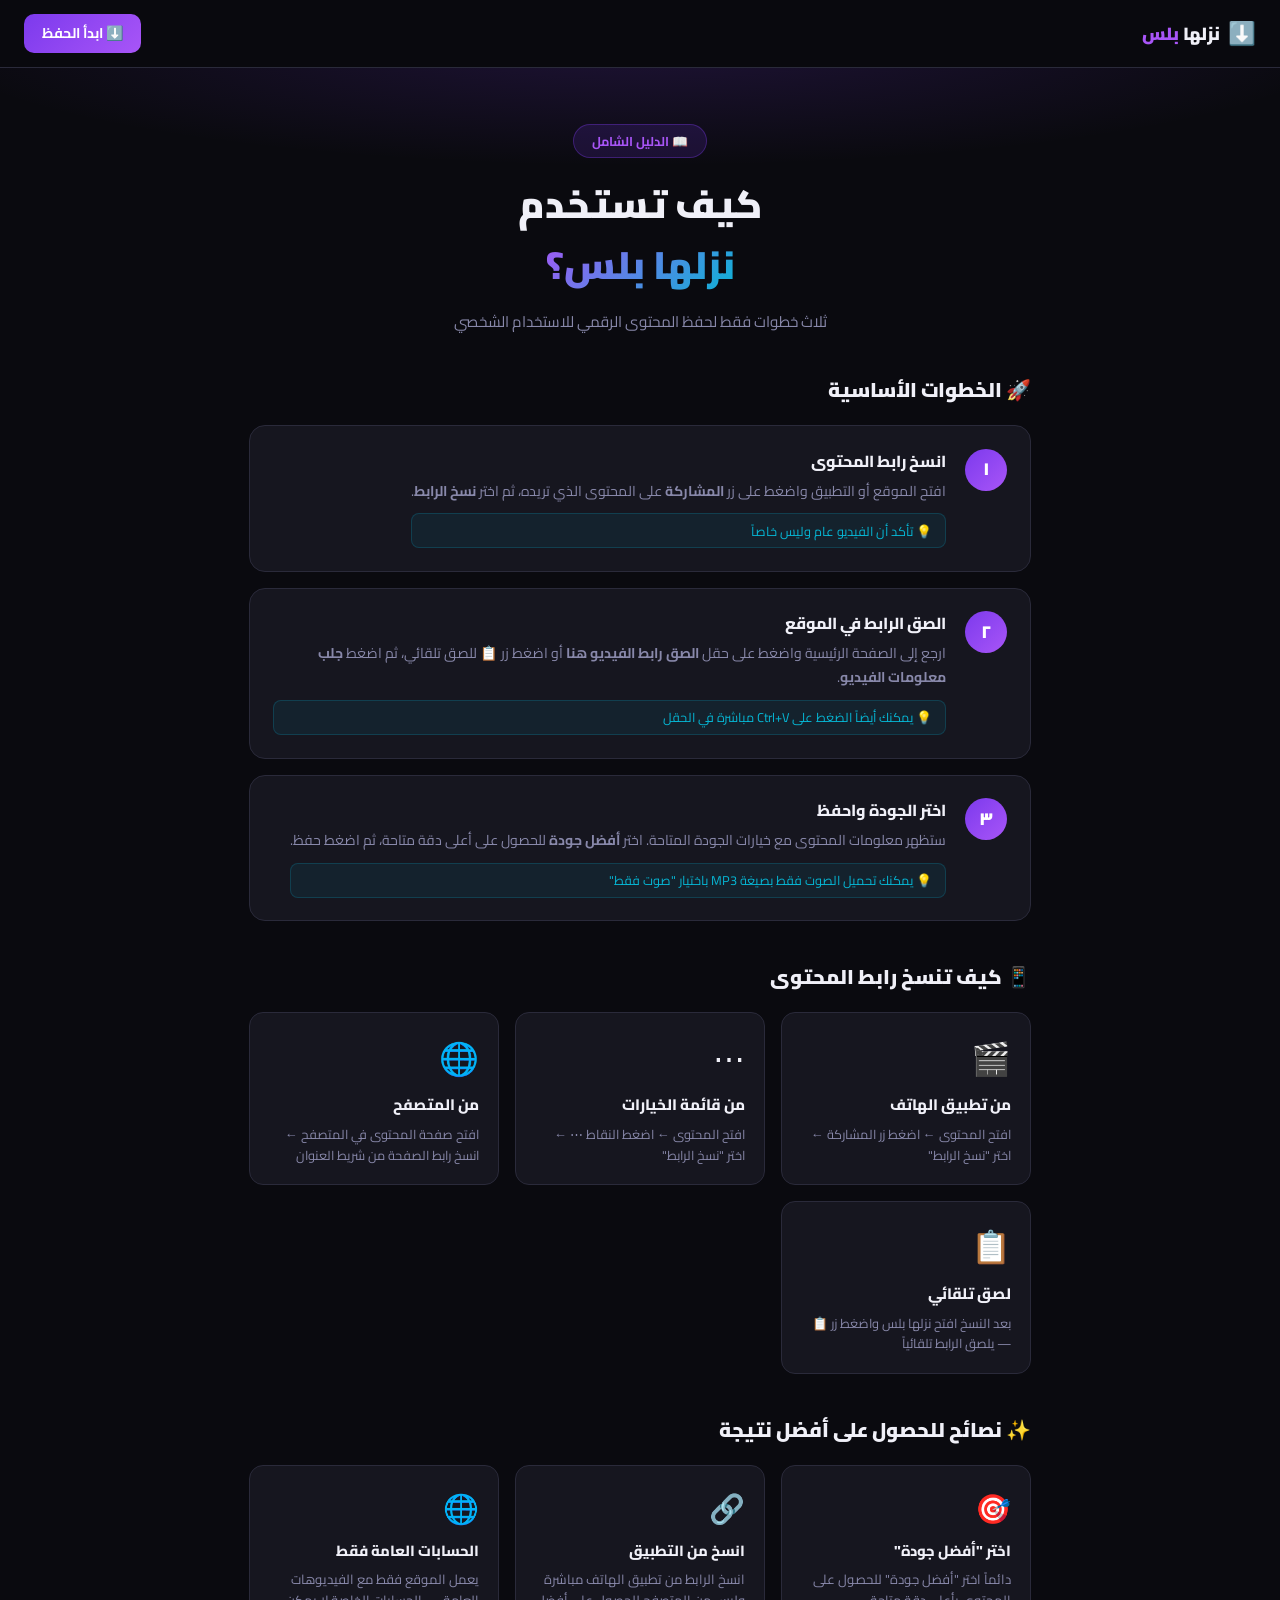
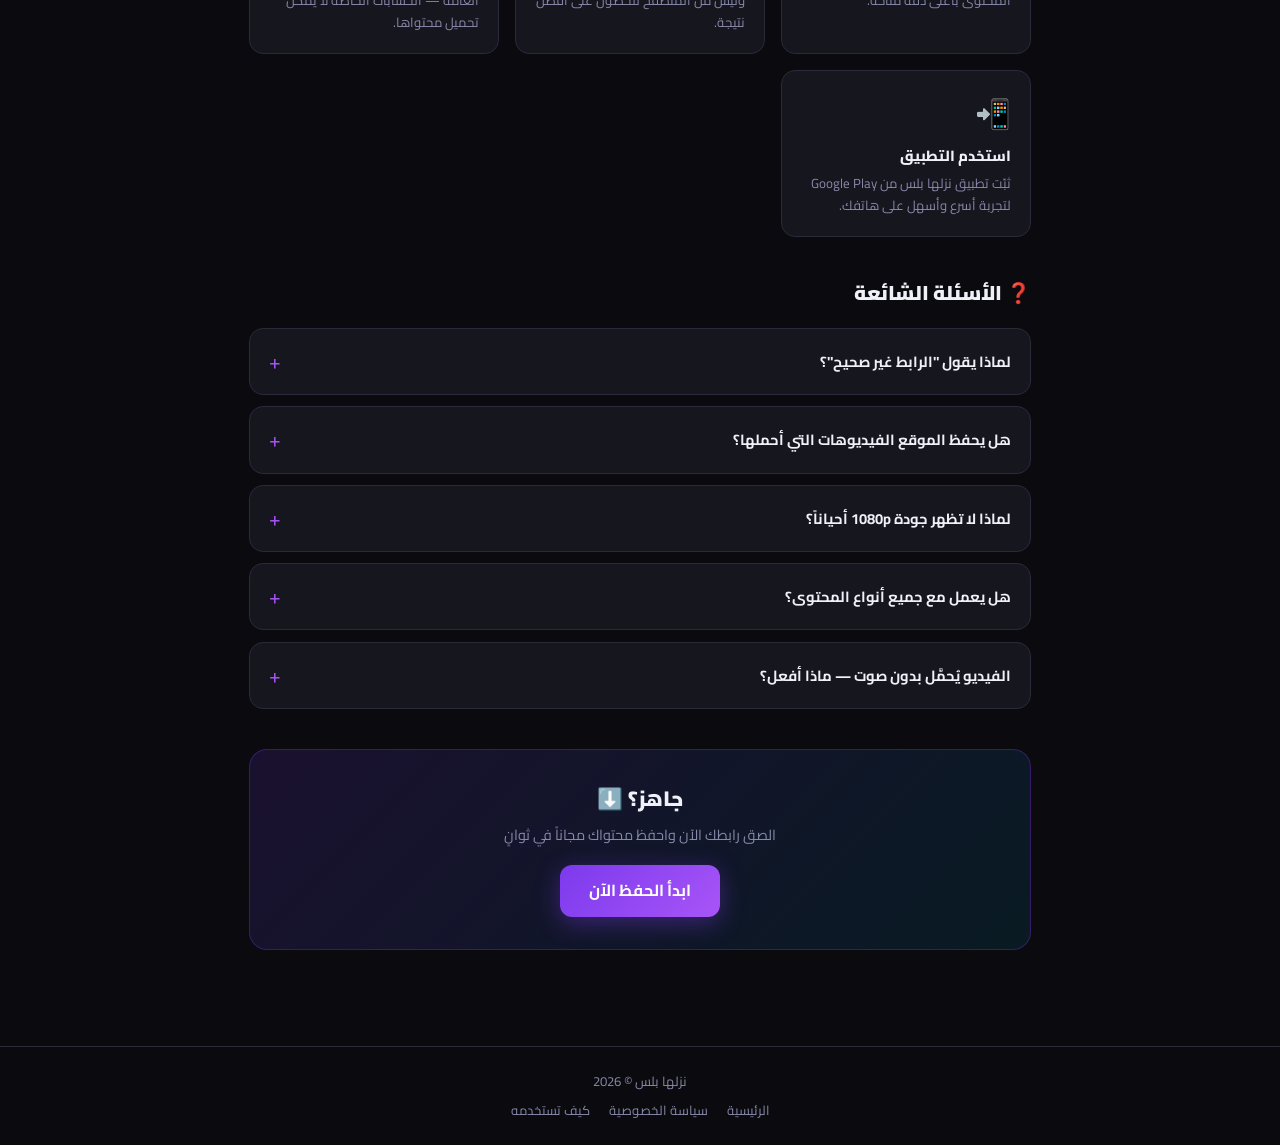
<file: templates/how-to-use.html>
<!DOCTYPE html>
<html lang="ar" dir="rtl">
<head>
  <meta charset="UTF-8" />
  <meta name="viewport" content="width=device-width, initial-scale=1.0" />
  <!-- Google Analytics -->
  <script async src="https://www.googletagmanager.com/gtag/js?id=G-HYY3LFZZCS"></script>
  <script>
    window.dataLayer = window.dataLayer || [];
    function gtag(){dataLayer.push(arguments);}
    gtag('js', new Date());
    gtag('config', 'G-HYY3LFZZCS');
  </script>
  <title>كيف تستخدم نزلها بلس — دليل حفظ المحتوى الرقمي</title>
  <meta name="description" content="دليل خطوة بخطوة لحفظ المحتوى الرقمي للاستخدام الشخصي باستخدام نزلها بلس." />
  <meta name="robots" content="index, follow" />
  <link rel="canonical" href="https://www.vip-dl.com/how-to-use" />
  <link rel="preconnect" href="https://fonts.googleapis.com" />
  <link rel="preconnect" href="https://fonts.gstatic.com" crossorigin />
  <link href="https://fonts.googleapis.com/css2?family=Cairo:wght@400;700;900&display=swap" rel="stylesheet" />
  <link rel="icon" type="image/png" href="/static/images/app-icon.png" />
  <style>
    *, *::before, *::after { box-sizing: border-box; margin: 0; padding: 0; }

    :root {
      --bg: #0a0a0f;
      --bg2: #13131c;
      --card: #16161f;
      --border: #2a2a3a;
      --text: #f0f0f8;
      --muted: #8888aa;
      --accent: #7c3aed;
      --accent2: #06b6d4;
    }

    body {
      font-family: 'Cairo', sans-serif;
      background: var(--bg);
      color: var(--text);
      min-height: 100vh;
      line-height: 1.6;
    }

    /* ===== Header ===== */
    .header {
      position: sticky;
      top: 0;
      z-index: 100;
      background: rgba(10,10,15,.85);
      backdrop-filter: blur(12px);
      border-bottom: 1px solid var(--border);
      display: flex;
      align-items: center;
      justify-content: space-between;
      padding: .9rem 1.5rem;
      gap: 1rem;
    }
    .logo { display: flex; align-items: center; gap: .5rem; text-decoration: none; color: var(--text); font-weight: 900; font-size: 1.1rem; }
    .logo-icon { font-size: 1.4rem; }
    .accent { color: #a855f7; }
    .btn-start {
      display: inline-flex; align-items: center; gap: .4rem;
      background: linear-gradient(135deg,#7c3aed,#a855f7);
      color: #fff; text-decoration: none; border-radius: 10px;
      padding: .5rem 1.1rem; font-weight: 700; font-size: .88rem;
      white-space: nowrap;
    }

    /* ===== Hero ===== */
    .hero {
      text-align: center;
      padding: 3.5rem 1.5rem 2.5rem;
      background: radial-gradient(ellipse 80% 60% at 50% -10%, rgba(124,58,237,.18) 0%, transparent 70%);
    }
    .hero-badge {
      display: inline-block;
      background: rgba(124,58,237,.15);
      border: 1px solid rgba(124,58,237,.35);
      border-radius: 100px;
      padding: .35rem 1.1rem;
      font-size: .8rem;
      font-weight: 700;
      color: #a855f7;
      margin-bottom: 1rem;
    }
    .hero h1 {
      font-size: clamp(1.6rem, 5vw, 2.4rem);
      font-weight: 900;
      margin-bottom: .8rem;
    }
    .gradient-text {
      background: linear-gradient(135deg,#a855f7,#06b6d4);
      -webkit-background-clip: text;
      -webkit-text-fill-color: transparent;
      background-clip: text;
    }
    .hero p { color: var(--muted); font-size: .95rem; max-width: 520px; margin: 0 auto; }

    /* ===== Layout ===== */
    main { max-width: 820px; margin: 0 auto; padding: 0 1.2rem 4rem; }

    .section-title {
      font-size: 1.25rem;
      font-weight: 900;
      margin-bottom: 1.2rem;
      display: flex;
      align-items: center;
      gap: .6rem;
    }

    /* ===== Steps ===== */
    .steps { display: flex; flex-direction: column; gap: 1rem; margin-bottom: 2.5rem; }
    .step-card {
      background: var(--card);
      border: 1px solid var(--border);
      border-radius: 16px;
      padding: 1.4rem;
      display: flex;
      gap: 1.2rem;
      align-items: flex-start;
      transition: border-color .2s;
    }
    .step-card:hover { border-color: rgba(124,58,237,.5); }
    .step-num {
      background: linear-gradient(135deg,#7c3aed,#a855f7);
      color: #fff;
      border-radius: 50%;
      width: 42px;
      height: 42px;
      display: flex;
      align-items: center;
      justify-content: center;
      font-weight: 900;
      font-size: 1.1rem;
      flex-shrink: 0;
    }
    .step-body h3 { font-size: 1rem; font-weight: 800; margin-bottom: .35rem; }
    .step-body p { color: var(--muted); font-size: .88rem; line-height: 1.7; }
    .step-tip {
      margin-top: .6rem;
      background: rgba(6,182,212,.08);
      border: 1px solid rgba(6,182,212,.2);
      border-radius: 8px;
      padding: .4rem .8rem;
      font-size: .8rem;
      color: #06b6d4;
    }

    /* ===== Platform Cards ===== */
    .platform-section { margin-bottom: 2.5rem; }
    .platform-grid { display: grid; grid-template-columns: repeat(auto-fill,minmax(190px,1fr)); gap: 1rem; }
    .platform-card {
      background: var(--card);
      border: 1px solid var(--border);
      border-radius: 14px;
      padding: 1.2rem;
      transition: border-color .2s, transform .15s;
    }
    .platform-card:hover { border-color: rgba(124,58,237,.5); transform: translateY(-2px); }
    .p-icon {
      font-size: 2rem;
      margin-bottom: .6rem;
      display: block;
    }
    .platform-card h3 { font-size: .95rem; font-weight: 800; margin-bottom: .4rem; }
    .platform-card p { color: var(--muted); font-size: .8rem; line-height: 1.6; }

    /* ===== FAQ ===== */
    .faq { display: flex; flex-direction: column; gap: .7rem; margin-bottom: 2.5rem; }
    .faq-item {
      background: var(--card);
      border: 1px solid var(--border);
      border-radius: 14px;
      overflow: hidden;
    }
    .faq-q {
      padding: 1rem 1.2rem;
      font-weight: 700;
      font-size: .92rem;
      cursor: pointer;
      list-style: none;
      display: flex;
      justify-content: space-between;
      align-items: center;
      gap: .8rem;
    }
    .faq-q::-webkit-details-marker { display: none; }
    .faq-q::after { content: '+'; font-size: 1.3rem; font-weight: 400; color: #a855f7; flex-shrink: 0; transition: transform .25s; }
    details[open] .faq-q::after { transform: rotate(45deg); }
    .faq-q:hover { background: rgba(168,85,247,.06); }
    .faq-a { padding: 0 1.2rem 1rem; color: var(--muted); font-size: .88rem; line-height: 1.75; border-top: 1px solid var(--border); }

    /* ===== CTA ===== */
    .cta-box {
      background: linear-gradient(135deg,rgba(124,58,237,.15),rgba(6,182,212,.1));
      border: 1px solid rgba(124,58,237,.3);
      border-radius: 18px;
      padding: 2rem;
      text-align: center;
      margin-bottom: 2rem;
    }
    .cta-box h2 { font-size: 1.3rem; font-weight: 900; margin-bottom: .5rem; }
    .cta-box p { color: var(--muted); font-size: .9rem; margin-bottom: 1.2rem; }
    .btn-cta {
      display: inline-flex; align-items: center; gap: .5rem;
      background: linear-gradient(135deg,#7c3aed,#a855f7);
      color: #fff; text-decoration: none; border-radius: 12px;
      padding: .8rem 1.8rem; font-weight: 700; font-size: 1rem;
      box-shadow: 0 6px 24px rgba(124,58,237,.4);
      transition: opacity .2s, transform .15s;
    }
    .btn-cta:hover { opacity: .9; transform: translateY(-2px); }

    /* ===== Footer ===== */
    footer {
      border-top: 1px solid var(--border);
      padding: 1.5rem;
      text-align: center;
      color: var(--muted);
      font-size: .82rem;
    }
    footer a { color: var(--muted); text-decoration: none; margin: 0 .5rem; }
    footer a:hover { color: var(--text); }
  </style>
  <script async src="https://www.googletagmanager.com/gtag/js?id=AW-18168434532"></script>
  <script>window.dataLayer=window.dataLayer||[];function gtag(){dataLayer.push(arguments);}gtag('js',new Date());gtag('config','AW-18168434532');</script>
</head>
<body>

  <!-- Header -->
  <header class="header">
    <a href="/" class="logo">
      <span class="logo-icon">⬇️</span>
      <span>نزلها <span class="accent">بلس</span></span>
    </a>
    <a href="/" class="btn-start">⬇️ ابدأ الحفظ</a>
  </header>

  <!-- Hero -->
  <div class="hero">
    <div class="hero-badge">📖 الدليل الشامل</div>
    <h1>كيف تستخدم<br><span class="gradient-text">نزلها بلس؟</span></h1>
    <p>ثلاث خطوات فقط لحفظ المحتوى الرقمي للاستخدام الشخصي</p>
  </div>

  <main>

    <!-- الخطوات الأساسية -->
    <section style="margin-bottom:2.5rem">
      <h2 class="section-title">🚀 الخطوات الأساسية</h2>
      <div class="steps">

        <div class="step-card">
          <div class="step-num">١</div>
          <div class="step-body">
            <h3>انسخ رابط المحتوى</h3>
            <p>افتح الموقع أو التطبيق واضغط على زر <strong>المشاركة</strong> على المحتوى الذي تريده، ثم اختر <strong>نسخ الرابط</strong>.</p>
            <div class="step-tip">💡 تأكد أن الفيديو عام وليس خاصاً</div>
          </div>
        </div>

        <div class="step-card">
          <div class="step-num">٢</div>
          <div class="step-body">
            <h3>الصق الرابط في الموقع</h3>
            <p>ارجع إلى الصفحة الرئيسية واضغط على حقل <strong>الصق رابط الفيديو هنا</strong> أو اضغط زر 📋 للصق تلقائي، ثم اضغط <strong>جلب معلومات الفيديو</strong>.</p>
            <div class="step-tip">💡 يمكنك أيضاً الضغط على Ctrl+V مباشرة في الحقل</div>
          </div>
        </div>

        <div class="step-card">
          <div class="step-num">٣</div>
          <div class="step-body">
            <h3>اختر الجودة واحفظ</h3>
            <p>ستظهر معلومات المحتوى مع خيارات الجودة المتاحة. اختر <strong>أفضل جودة</strong> للحصول على أعلى دقة متاحة، ثم اضغط حفظ.</p>
            <div class="step-tip">💡 يمكنك تحميل الصوت فقط بصيغة MP3 باختيار "صوت فقط"</div>
          </div>
        </div>

      </div>
    </section>

    <!-- طرق نسخ الرابط -->
    <section class="platform-section">
      <h2 class="section-title">📱 كيف تنسخ رابط المحتوى</h2>
      <div class="platform-grid">

        <div class="platform-card">
          <span class="p-icon">🎬</span>
          <h3>من تطبيق الهاتف</h3>
          <p>افتح المحتوى ← اضغط زر المشاركة ← اختر "نسخ الرابط"</p>
        </div>

        <div class="platform-card">
          <span class="p-icon">⋯</span>
          <h3>من قائمة الخيارات</h3>
          <p>افتح المحتوى ← اضغط النقاط ⋯ ← اختر "نسخ الرابط"</p>
        </div>

        <div class="platform-card">
          <span class="p-icon">🌐</span>
          <h3>من المتصفح</h3>
          <p>افتح صفحة المحتوى في المتصفح ← انسخ رابط الصفحة من شريط العنوان</p>
        </div>

        <div class="platform-card">
          <span class="p-icon">📋</span>
          <h3>لصق تلقائي</h3>
          <p>بعد النسخ افتح نزلها بلس واضغط زر 📋 — يلصق الرابط تلقائياً</p>
        </div>

      </div>
    </section>

    <!-- نصائح -->
    <section style="margin-bottom:2.5rem">
      <h2 class="section-title">✨ نصائح للحصول على أفضل نتيجة</h2>
      <div style="display:grid;grid-template-columns:repeat(auto-fill,minmax(230px,1fr));gap:1rem">

        <div style="background:var(--card);border:1px solid var(--border);border-radius:14px;padding:1.2rem">
          <div style="font-size:1.8rem;margin-bottom:.5rem">🎯</div>
          <h3 style="font-size:.92rem;font-weight:800;margin-bottom:.35rem">اختر "أفضل جودة"</h3>
          <p style="color:var(--muted);font-size:.82rem;line-height:1.65">دائماً اختر "أفضل جودة" للحصول على المحتوى بأعلى دقة متاحة.</p>
        </div>

        <div style="background:var(--card);border:1px solid var(--border);border-radius:14px;padding:1.2rem">
          <div style="font-size:1.8rem;margin-bottom:.5rem">🔗</div>
          <h3 style="font-size:.92rem;font-weight:800;margin-bottom:.35rem">انسخ من التطبيق</h3>
          <p style="color:var(--muted);font-size:.82rem;line-height:1.65">انسخ الرابط من تطبيق الهاتف مباشرة وليس من المتصفح للحصول على أفضل نتيجة.</p>
        </div>

        <div style="background:var(--card);border:1px solid var(--border);border-radius:14px;padding:1.2rem">
          <div style="font-size:1.8rem;margin-bottom:.5rem">🌐</div>
          <h3 style="font-size:.92rem;font-weight:800;margin-bottom:.35rem">الحسابات العامة فقط</h3>
          <p style="color:var(--muted);font-size:.82rem;line-height:1.65">يعمل الموقع فقط مع الفيديوهات العامة — الحسابات الخاصة لا يمكن تحميل محتواها.</p>
        </div>

        <div style="background:var(--card);border:1px solid var(--border);border-radius:14px;padding:1.2rem">
          <div style="font-size:1.8rem;margin-bottom:.5rem">📲</div>
          <h3 style="font-size:.92rem;font-weight:800;margin-bottom:.35rem">استخدم التطبيق</h3>
          <p style="color:var(--muted);font-size:.82rem;line-height:1.65">ثبّت تطبيق نزلها بلس من Google Play لتجربة أسرع وأسهل على هاتفك.</p>
        </div>

      </div>
    </section>

    <!-- الأسئلة الشائعة -->
    <section style="margin-bottom:2.5rem">
      <h2 class="section-title">❓ الأسئلة الشائعة</h2>
      <div class="faq">

        <details class="faq-item">
          <summary class="faq-q">لماذا يقول "الرابط غير صحيح"؟</summary>
          <p class="faq-a">تأكد أنك نسخت الرابط كاملاً من زر المشاركة وليس من شريط العنوان في المتصفح. بعض روابط المتصفح تكون مختصرة وقد لا تعمل.</p>
        </details>

        <details class="faq-item">
          <summary class="faq-q">هل يحفظ الموقع الفيديوهات التي أحملها؟</summary>
          <p class="faq-a">لا — الملفات تُحذف تلقائياً من خوادمنا بعد 30 دقيقة من معالجتها. لا نحتفظ بأي بيانات خاصة بك.</p>
        </details>

        <details class="faq-item">
          <summary class="faq-q">لماذا لا تظهر جودة 1080p أحياناً؟</summary>
          <p class="faq-a">بعض الفيديوهات لا تُوفّر المنصة لها جودة 1080p — في هذه الحالة اختر أعلى جودة متاحة.</p>
        </details>

        <details class="faq-item">
          <summary class="faq-q">هل يعمل مع جميع أنواع المحتوى؟</summary>
          <p class="faq-a">يدعم الموقع المحتوى العام فقط. المحتوى الخاص أو المحمي بكلمة مرور غير مدعوم.</p>
        </details>

        <details class="faq-item">
          <summary class="faq-q">الفيديو يُحمَّل بدون صوت — ماذا أفعل؟</summary>
          <p class="faq-a">جرب اختيار "أفضل جودة" بدلاً من جودة محددة، لأن هذا الخيار يدمج الصوت والفيديو تلقائياً.</p>
        </details>

      </div>
    </section>

    <!-- CTA -->
    <div class="cta-box">
      <h2>جاهز؟ ⬇️</h2>
      <p>الصق رابطك الآن واحفظ محتواك مجاناً في ثوانٍ</p>
      <a href="/" class="btn-cta">ابدأ الحفظ الآن</a>
    </div>

  </main>

  <footer>
    <p>نزلها بلس &copy; 2026</p>
    <div style="margin-top:.5rem">
      <a href="/">الرئيسية</a>
      <a href="/privacy">سياسة الخصوصية</a>
      <a href="/how-to-use">كيف تستخدمه</a>
    </div>
  </footer>

</body>
</html>
</file>
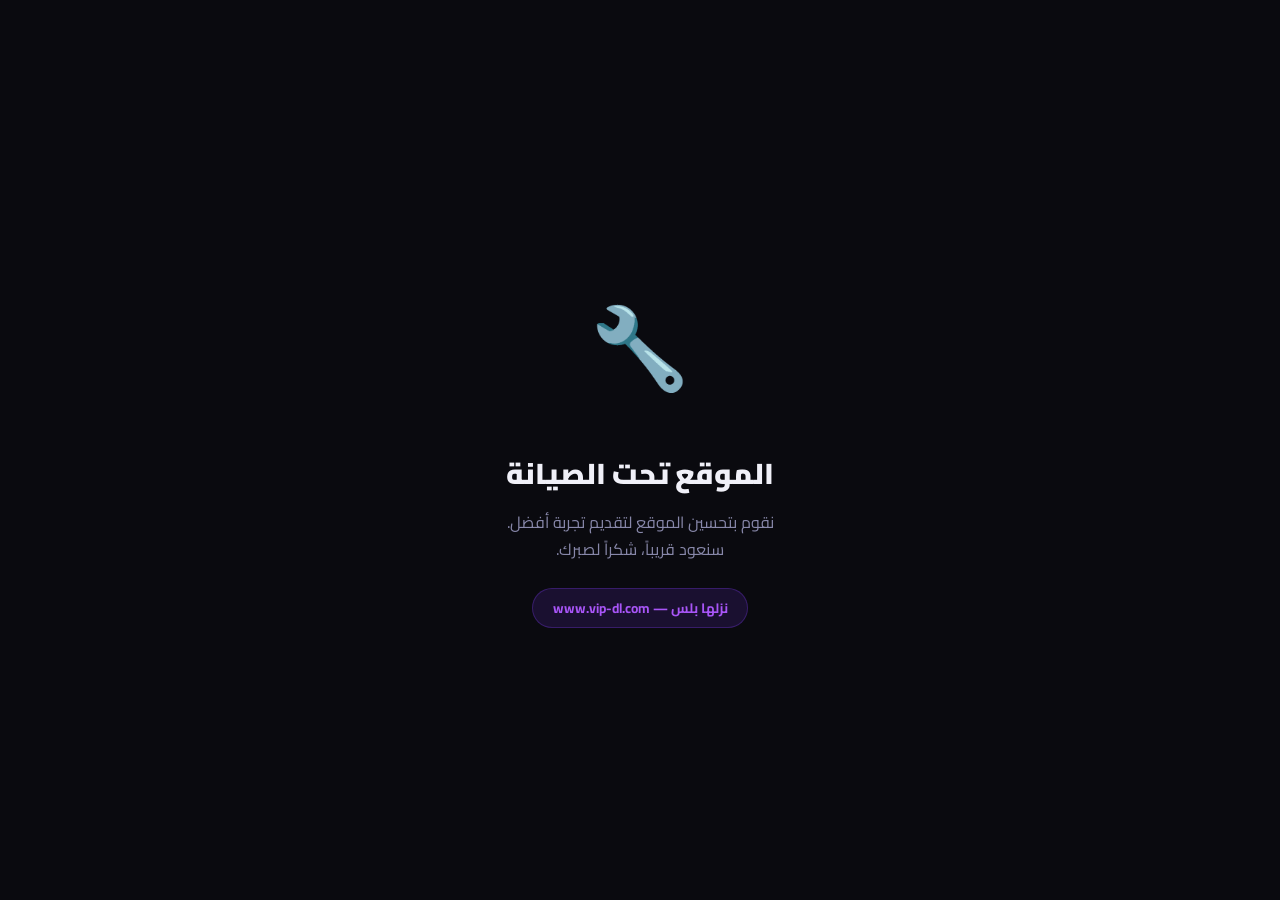
<file: templates/maintenance.html>
<!DOCTYPE html>
<html lang="ar" dir="rtl">
<head>
  <meta charset="UTF-8" />
  <meta name="viewport" content="width=device-width, initial-scale=1.0" />
  <title>نزلها بلس — صيانة مؤقتة</title>
  <link href="https://fonts.googleapis.com/css2?family=Cairo:wght@400;700;900&display=swap" rel="stylesheet" />
  <style>
    * { box-sizing: border-box; margin: 0; padding: 0; }
    body {
      font-family: 'Cairo', sans-serif;
      background: #0a0a0f; color: #f0f0f8;
      min-height: 100vh; display: flex;
      align-items: center; justify-content: center;
      text-align: center; padding: 2rem;
    }
    .icon { font-size: 5rem; margin-bottom: 1.5rem; animation: spin 4s linear infinite; }
    @keyframes spin { 0%,100%{transform:rotate(0deg)} 50%{transform:rotate(15deg)} }
    h1 { font-size: 1.8rem; font-weight: 900; margin-bottom: .6rem; }
    p { color: #8888aa; font-size: 1rem; line-height: 1.7; }
    .badge {
      display: inline-block; margin-top: 1.5rem;
      background: rgba(124,58,237,.15); border: 1px solid rgba(124,58,237,.3);
      color: #a855f7; border-radius: 999px;
      padding: .4rem 1.2rem; font-size: .85rem; font-weight: 700;
    }
  </style>
</head>
<body>
  <div>
    <div class="icon">🔧</div>
    <h1>الموقع تحت الصيانة</h1>
    <p>نقوم بتحسين الموقع لتقديم تجربة أفضل.<br />سنعود قريباً، شكراً لصبرك.</p>
    <span class="badge">نزلها بلس — www.vip-dl.com</span>
  </div>
</body>
</html>
</file>
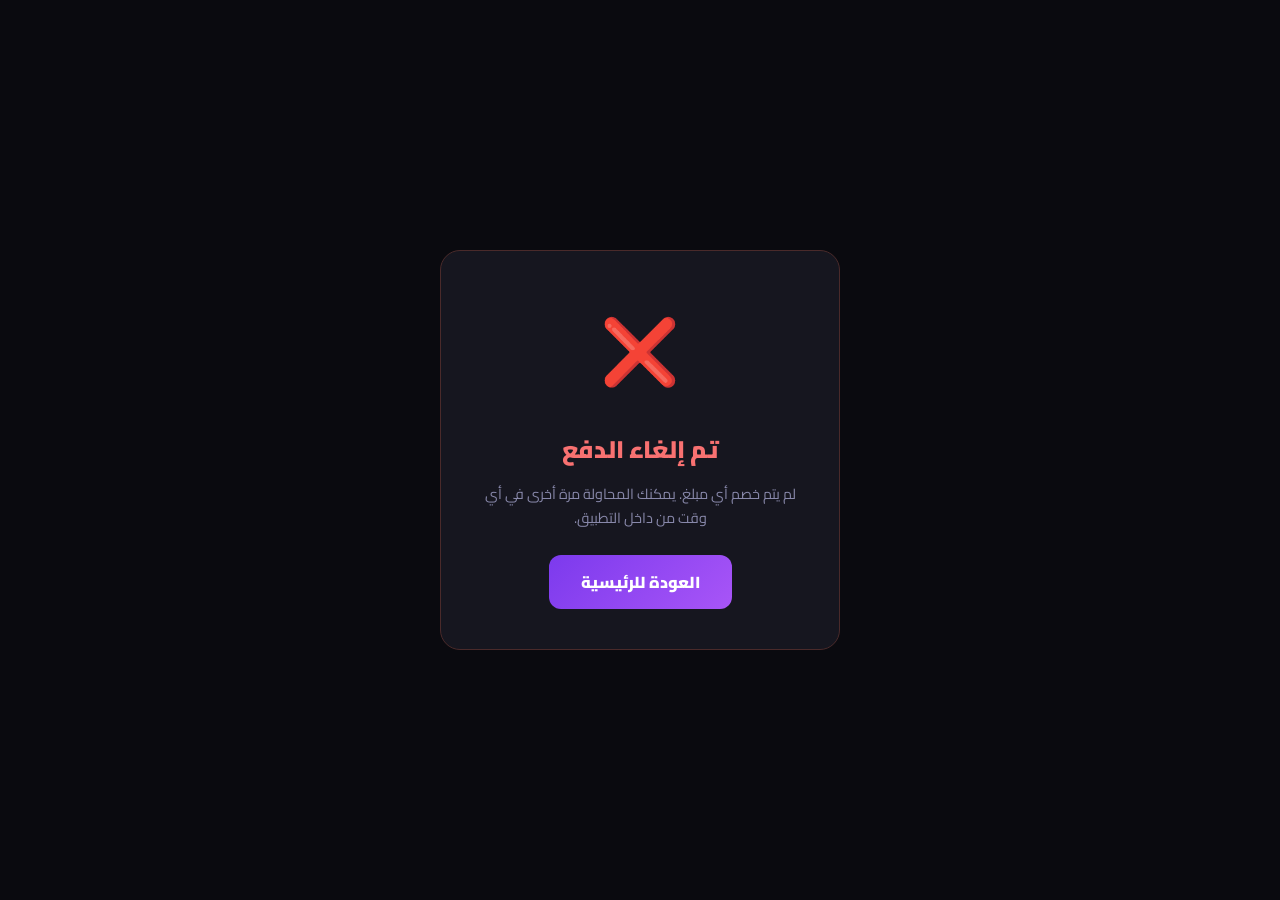
<file: templates/payment_cancel.html>
<!DOCTYPE html>
<html lang="ar" dir="rtl">
<head>
  <meta charset="UTF-8" />
  <meta name="viewport" content="width=device-width, initial-scale=1.0" />
  <title>تم إلغاء الدفع — نزلها بلس</title>
  <link rel="preconnect" href="https://fonts.googleapis.com" />
  <link rel="preconnect" href="https://fonts.gstatic.com" crossorigin />
  <link href="https://fonts.googleapis.com/css2?family=Cairo:wght@400;700;900&display=swap" rel="stylesheet" />
  <link rel="icon" type="image/png" href="/static/images/app-icon.png" />
  <style>
    *, *::before, *::after { box-sizing: border-box; margin: 0; padding: 0; }
    :root { --bg: #0a0a0f; --card: #16161f; --border: #2a2a3a; --text: #f0f0f8; --muted: #8888aa; }
    body { font-family: 'Cairo', sans-serif; background: var(--bg); color: var(--text); min-height: 100vh; display: flex; align-items: center; justify-content: center; padding: 1.5rem; }
    .box { background: var(--card); border: 1px solid #4a2a2a; border-radius: 20px; padding: 2.5rem 2rem; text-align: center; max-width: 400px; width: 100%; }
    .icon { font-size: 4rem; margin-bottom: 1rem; }
    h1 { font-size: 1.5rem; font-weight: 900; color: #f87171; margin-bottom: .6rem; }
    p { color: var(--muted); font-size: .9rem; line-height: 1.7; margin-bottom: 1.5rem; }
    .btn { display: inline-block; background: linear-gradient(135deg,#7c3aed,#a855f7); color: #fff; text-decoration: none; border-radius: 12px; padding: .75rem 2rem; font-weight: 900; font-size: 1rem; }
  </style>
</head>
<body>
  <div class="box">
    <div class="icon">❌</div>
    <h1>تم إلغاء الدفع</h1>
    <p>لم يتم خصم أي مبلغ. يمكنك المحاولة مرة أخرى في أي وقت من داخل التطبيق.</p>
    <a href="/" class="btn">العودة للرئيسية</a>
  </div>
</body>
</html>
</file>
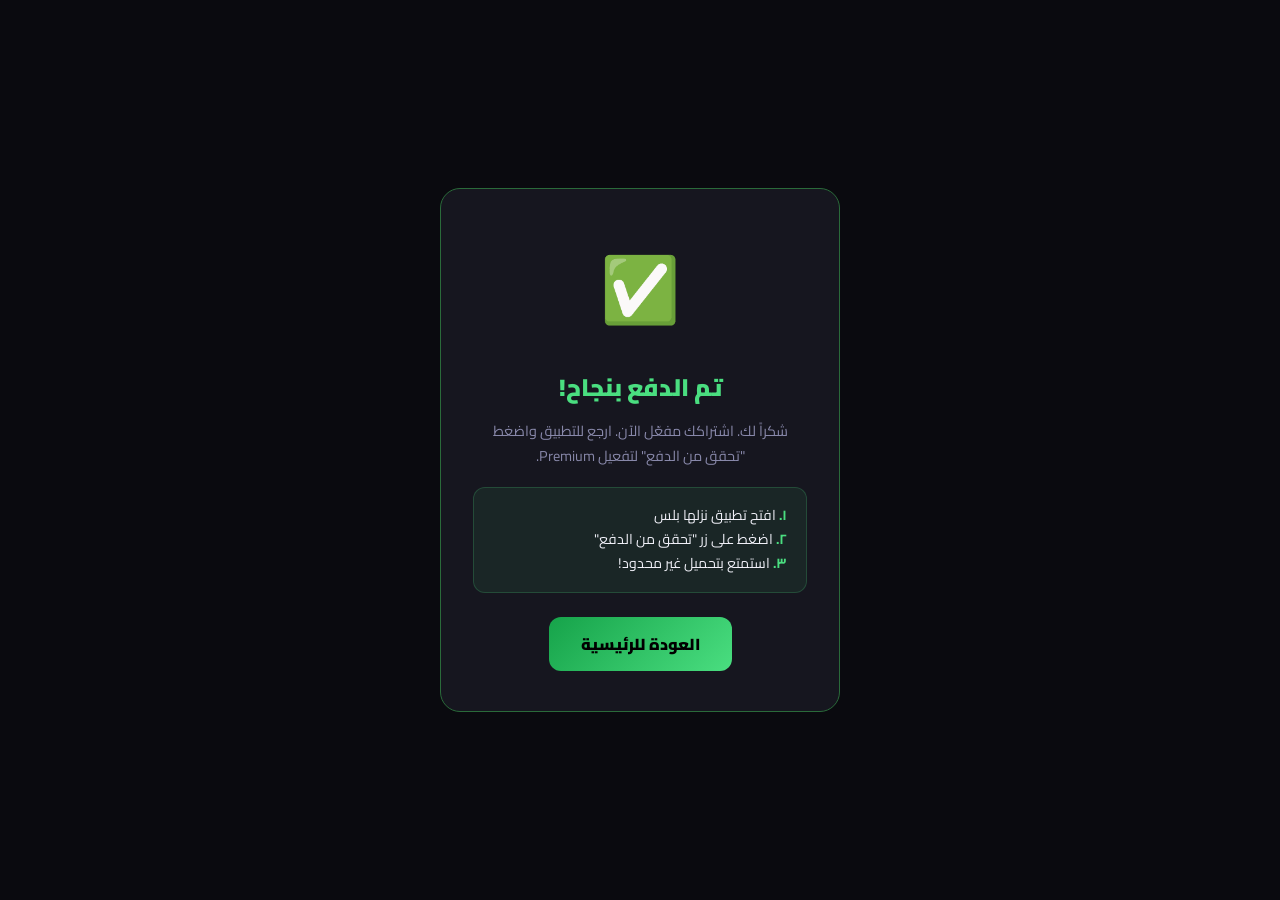
<file: templates/payment_success.html>
<!DOCTYPE html>
<html lang="ar" dir="rtl">
<head>
  <meta charset="UTF-8" />
  <meta name="viewport" content="width=device-width, initial-scale=1.0" />
  <title>تم الدفع بنجاح — نزلها بلس</title>
  <link rel="preconnect" href="https://fonts.googleapis.com" />
  <link rel="preconnect" href="https://fonts.gstatic.com" crossorigin />
  <link href="https://fonts.googleapis.com/css2?family=Cairo:wght@400;700;900&display=swap" rel="stylesheet" />
  <link rel="icon" type="image/png" href="/static/images/app-icon.png" />
  <style>
    *, *::before, *::after { box-sizing: border-box; margin: 0; padding: 0; }
    :root { --bg: #0a0a0f; --card: #16161f; --border: #2a2a3a; --text: #f0f0f8; --muted: #8888aa; }
    body { font-family: 'Cairo', sans-serif; background: var(--bg); color: var(--text); min-height: 100vh; display: flex; align-items: center; justify-content: center; padding: 1.5rem; }
    .box { background: var(--card); border: 1px solid #2a6a3a; border-radius: 20px; padding: 2.5rem 2rem; text-align: center; max-width: 400px; width: 100%; }
    .icon { font-size: 4rem; margin-bottom: 1rem; }
    h1 { font-size: 1.5rem; font-weight: 900; color: #4ade80; margin-bottom: .6rem; }
    p { color: var(--muted); font-size: .9rem; line-height: 1.7; margin-bottom: 1.2rem; }
    .steps { background: rgba(74,222,128,.08); border: 1px solid rgba(74,222,128,.2); border-radius: 12px; padding: 1rem 1.2rem; text-align: right; margin-bottom: 1.5rem; }
    .steps p { margin: 0; color: var(--text); font-size: .88rem; }
    .steps span { color: #4ade80; font-weight: 700; }
    .btn { display: inline-block; background: linear-gradient(135deg,#16a34a,#4ade80); color: #000; text-decoration: none; border-radius: 12px; padding: .75rem 2rem; font-weight: 900; font-size: 1rem; }
  </style>
</head>
<body>
  <div class="box">
    <div class="icon">✅</div>
    <h1>تم الدفع بنجاح!</h1>
    <p>شكراً لك. اشتراكك مفعّل الآن. ارجع للتطبيق واضغط "تحقق من الدفع" لتفعيل Premium.</p>
    <div class="steps">
      <p><span>١.</span> افتح تطبيق نزلها بلس</p>
      <p><span>٢.</span> اضغط على زر "تحقق من الدفع"</p>
      <p><span>٣.</span> استمتع بتحميل غير محدود!</p>
    </div>
    <a href="/" class="btn">العودة للرئيسية</a>
  </div>
</body>
</html>
</file>
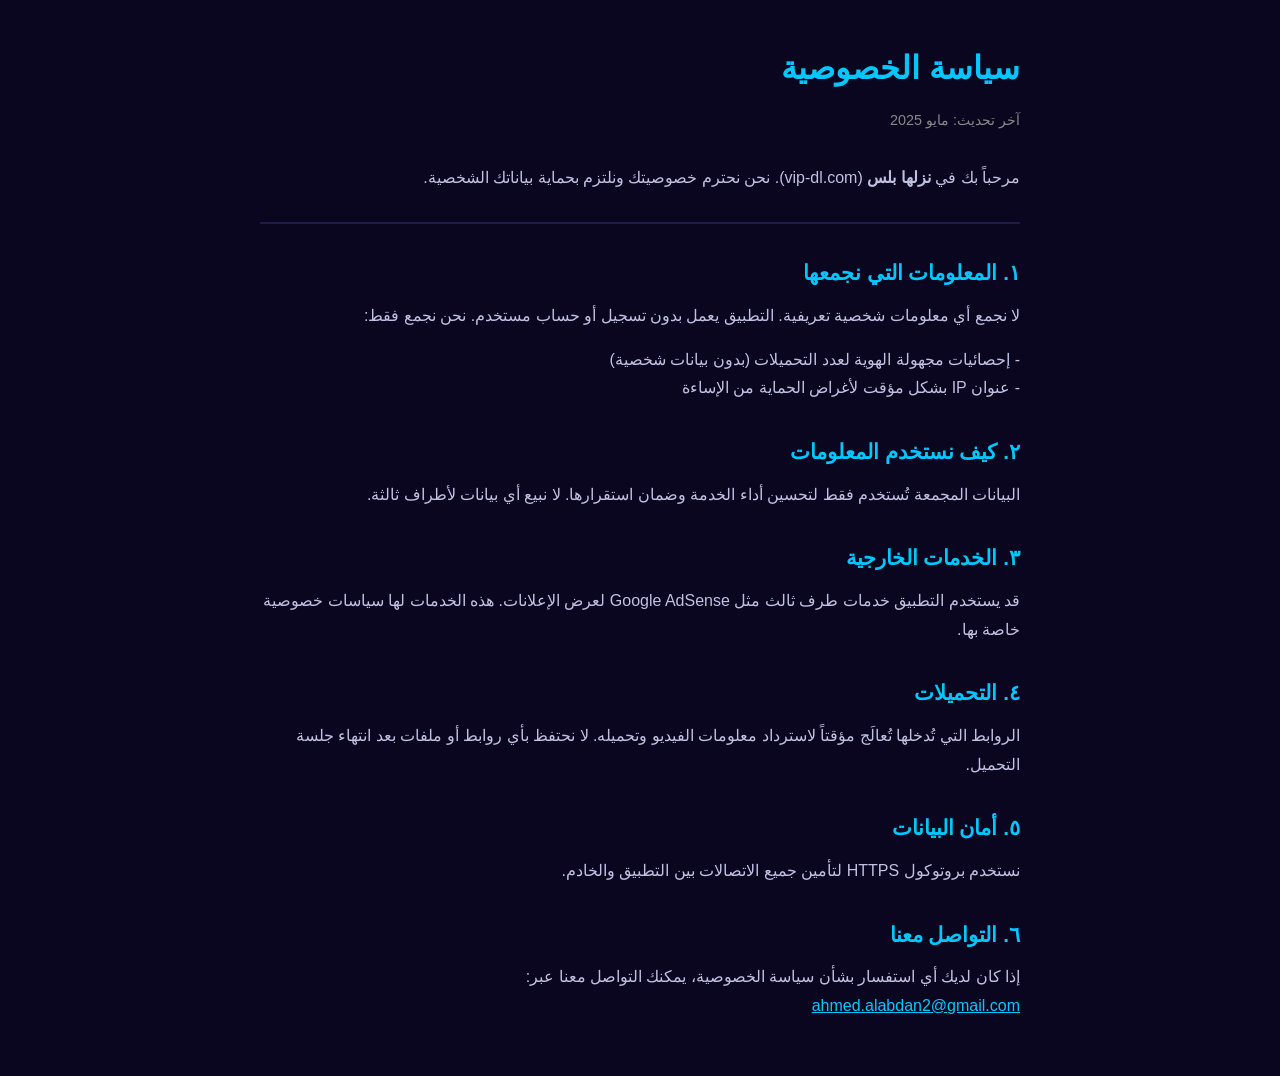
<file: templates/privacy.html>
<!DOCTYPE html>
<html lang="ar" dir="rtl">
<head>
    <meta charset="UTF-8">
    <meta name="viewport" content="width=device-width, initial-scale=1.0">
    <title>سياسة الخصوصية - نزلها بلس</title>
    <style>
        * { margin: 0; padding: 0; box-sizing: border-box; }
        body { font-family: 'Segoe UI', Tahoma, sans-serif; background: #0a0620; color: #e0e0ff; line-height: 1.8; }
        .container { max-width: 800px; margin: 0 auto; padding: 40px 20px; }
        h1 { color: #00c8ff; font-size: 2rem; margin-bottom: 10px; }
        h2 { color: #00c8ff; font-size: 1.3rem; margin: 30px 0 10px; }
        p { margin-bottom: 15px; color: #c0c0e0; }
        .date { color: #888; font-size: 0.9rem; margin-bottom: 30px; }
        a { color: #00c8ff; }
        hr { border: 1px solid #1e1a4a; margin: 30px 0; }
    </style>
  <script async src="https://www.googletagmanager.com/gtag/js?id=AW-18168434532"></script>
  <script>window.dataLayer=window.dataLayer||[];function gtag(){dataLayer.push(arguments);}gtag('js',new Date());gtag('config','AW-18168434532');</script>
</head>
<body>
<div class="container">
    <h1>سياسة الخصوصية</h1>
    <p class="date">آخر تحديث: مايو 2025</p>

    <p>مرحباً بك في <strong>نزلها بلس</strong> (vip-dl.com). نحن نحترم خصوصيتك ونلتزم بحماية بياناتك الشخصية.</p>

    <hr>

    <h2>١. المعلومات التي نجمعها</h2>
    <p>لا نجمع أي معلومات شخصية تعريفية. التطبيق يعمل بدون تسجيل أو حساب مستخدم. نحن نجمع فقط:</p>
    <p>- إحصائيات مجهولة الهوية لعدد التحميلات (بدون بيانات شخصية)<br>
    - عنوان IP بشكل مؤقت لأغراض الحماية من الإساءة</p>

    <h2>٢. كيف نستخدم المعلومات</h2>
    <p>البيانات المجمعة تُستخدم فقط لتحسين أداء الخدمة وضمان استقرارها. لا نبيع أي بيانات لأطراف ثالثة.</p>

    <h2>٣. الخدمات الخارجية</h2>
    <p>قد يستخدم التطبيق خدمات طرف ثالث مثل Google AdSense لعرض الإعلانات. هذه الخدمات لها سياسات خصوصية خاصة بها.</p>

    <h2>٤. التحميلات</h2>
    <p>الروابط التي تُدخلها تُعالَج مؤقتاً لاسترداد معلومات الفيديو وتحميله. لا نحتفظ بأي روابط أو ملفات بعد انتهاء جلسة التحميل.</p>

    <h2>٥. أمان البيانات</h2>
    <p>نستخدم بروتوكول HTTPS لتأمين جميع الاتصالات بين التطبيق والخادم.</p>

    <h2>٦. التواصل معنا</h2>
    <p>إذا كان لديك أي استفسار بشأن سياسة الخصوصية، يمكنك التواصل معنا عبر:<br>
    <a href="mailto:ahmed.alabdan2@gmail.com">ahmed.alabdan2@gmail.com</a></p>
</div>
</body>
</html>
</file>
